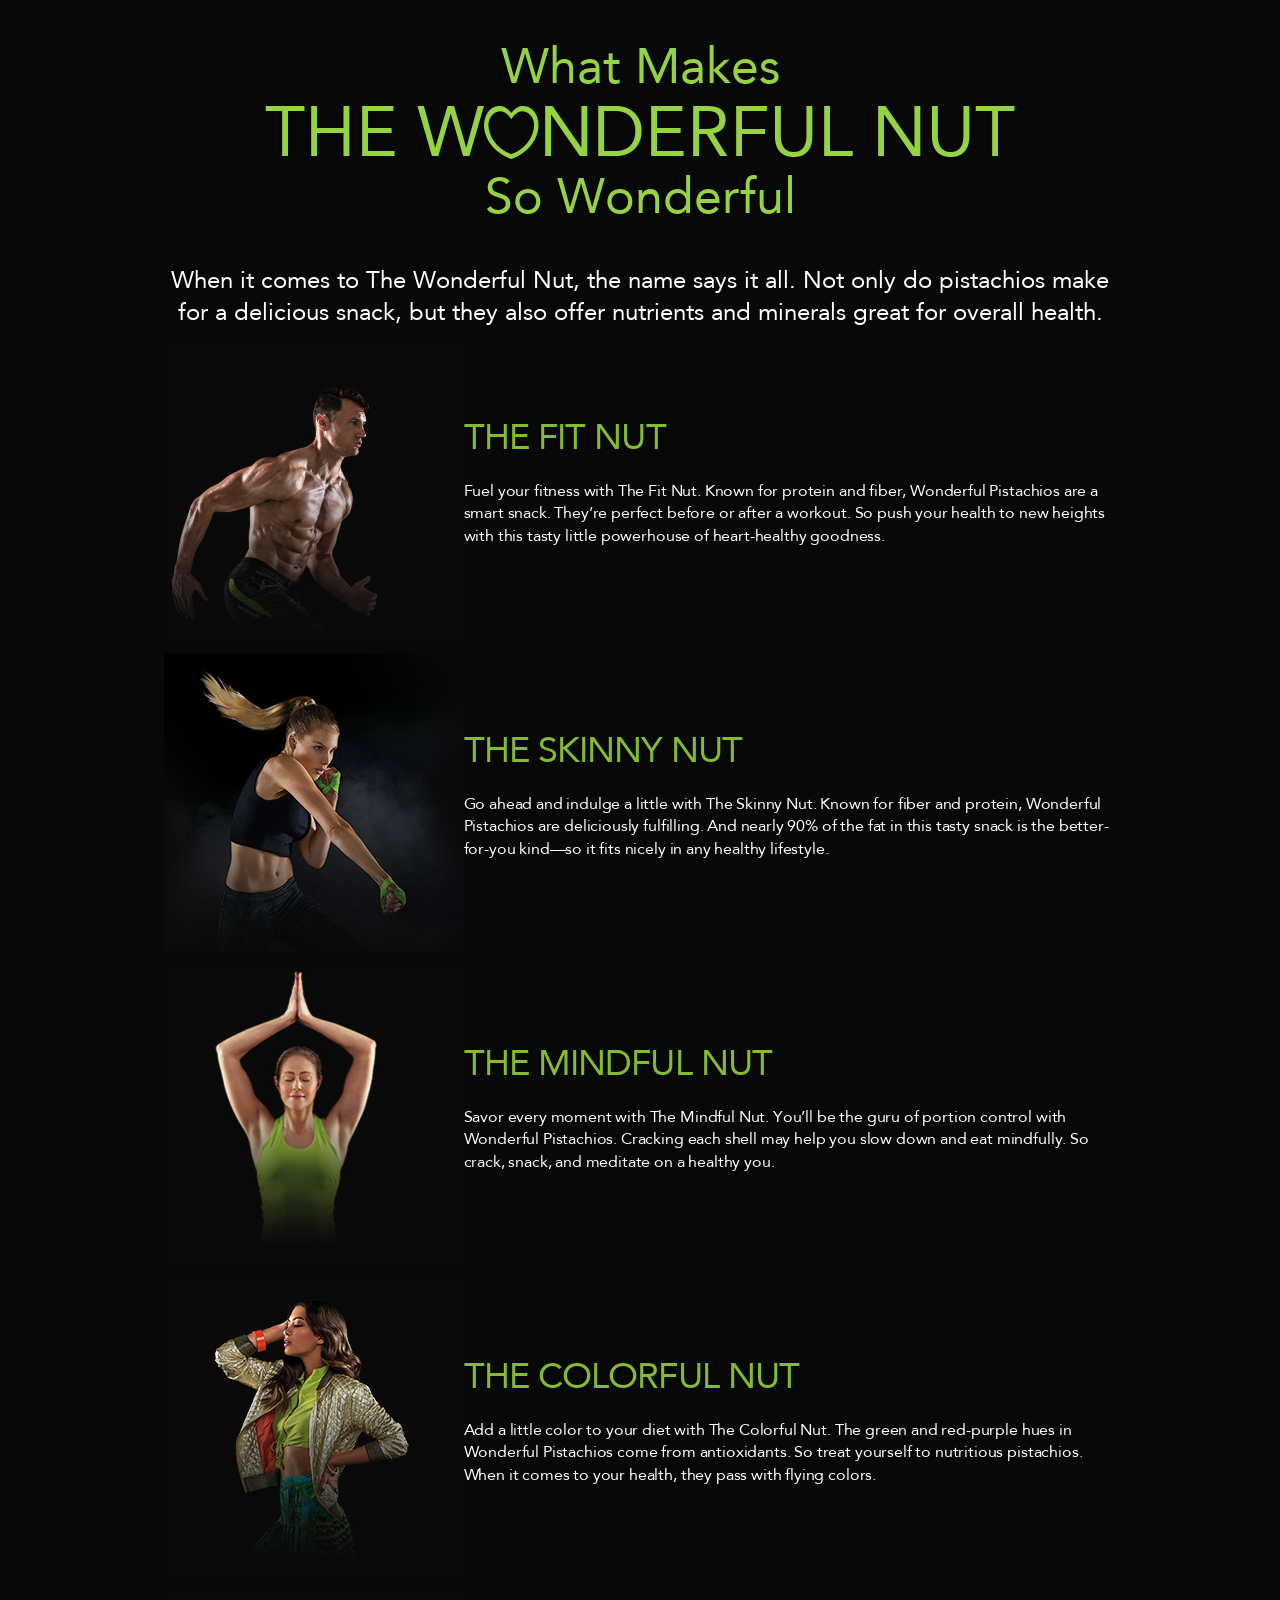
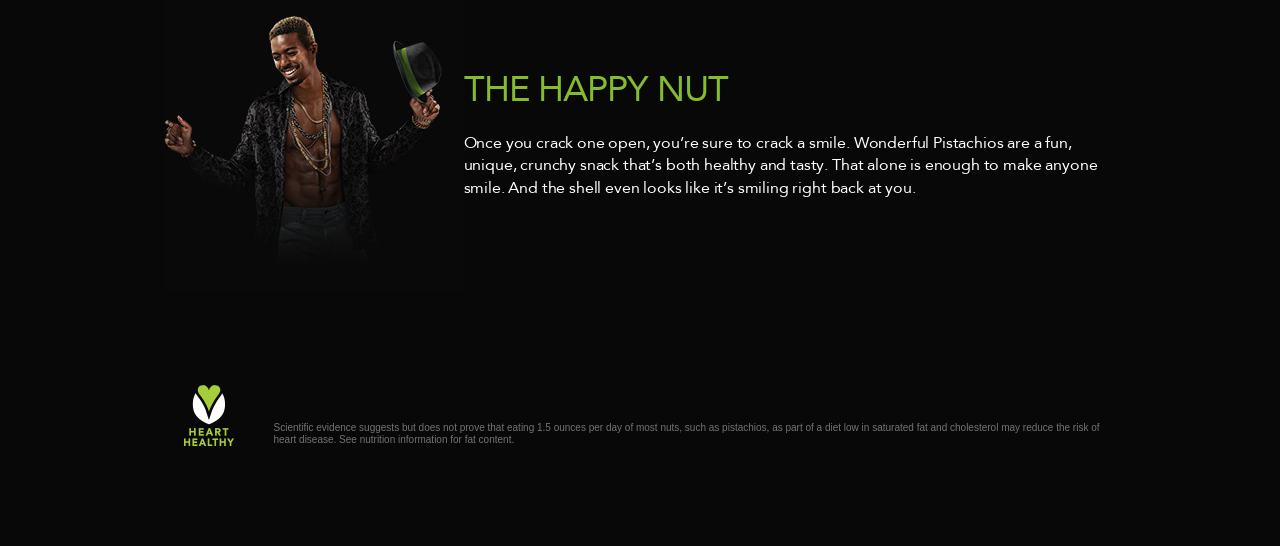
<file: skills-assessment/index.html>
<!DOCTYPE HTML>
<html> 
    <head>
        <title>Wonderful Pistachios - Health</title>    
        <link rel="stylesheet" type="text/css" media="all" href="./css/common.css" >
        <link rel="stylesheet" type="text/css" media="all" href="./css/fonts.css"/>
        <link rel="stylesheet" type="text/css" media="all" href="./css/style.css"/>
        <style>
            .health-page{
                background: #080808;
            }

            .health-intro,
            .nuts-list,
            .health-footer{
                width: 953px;
            }

            .health-intro{
                font-size: 50px;
                line-height: 40px;
                text-align: center;
                color: #96d342;
                margin: 0 auto; 
                font-family: AvenirLT-Roman;
            }

            .health-intro__title{
                padding-top: 50px;
            }

            .health-intro h2{   
                color: #96d342;
                font-size: 70px;
                text-transform: uppercase;
                margin: 10px 0 3px;
            }

            .health-intro h2 img{   
                position: relative;
                top: -7px;
            }

            .health-intro h2 span{  
                display: none;
            }

            .health-intro__body{
                font-size: 24px;    
                font-family: AvenirLT-Roman;
                color: white;
                line-height: 32px;
                margin-top: 46px;
            }

            .nuts-list{
                color: white;
                margin: 0 auto;
                padding-left: 0;
            }

            .nuts-list-item{
                margin-bottom: 13px;
                font-size: 0;
            }

            .nuts-list-item__image,
            .nuts-list-item__info{
                display: inline-block;
                vertical-align: middle;
            }

            .nuts-list-item__info{
                width: 653px;
            }

            .nuts-list-item__title{
                font-size: 36px;
                color: #85bb2f;
                text-transform: uppercase;
                font-family: AvenirLT-Roman;
                margin: 0 0 20px;
                letter-spacing: -0.025em;
            }

            .nuts-list-item__body{
                font-size: 16px;
                font-family: AvenirLT-Roman;
                letter-spacing: -0.010em;
            }

            .health-footer{ 
                padding: 80px 0 100px;
                font-size: 10px;
                line-height: 12px;
                font-family: Arial, Helvetica, sans-serif;
                display: flex;
                margin: 0 auto;
            }

            .health-footer__icon{
                margin: 0 20px 0;
            }


            .health-footer p{
                color: #727373;
                margin: 0 0 0 20px;
                align-self: flex-end;
            }

            @media only screen and (max-device-width : 768px){
                .health-intro,
                .nuts-list,
                .health-footer{
                    width: 100%;
                    padding: 0 10px;
                box-sizing: border-box;
                }

                .health-intro{
                    font-size: 20px;
                    line-height: 20px;
                    margin-top: 15px;
                }

                .health-intro h2{
                    font-size: 26px;
                    margin: 3px 0;
                }

                .health-intro h2 img{   
                    top: -2px;
                    height: 19px;
                }   

                .health-intro__body{
                    font-size: 14px;
                    line-height: 16px;
                    margin-top: 16px;
                }

                .nuts-list-item{        
                    text-align: center;
                }

                .nuts-list-item__info{
                    width: 100%;
                }

                .nuts-list-item__title{
                    font-size: 26px;        
                    margin-bottom: 10px;
                }

                .nuts-list-item__body{
                    font-size: 12px;
                }

                .health-footer{
                    padding: 60px 10px 40px;
                }

                .health-footer__icon{
                    height: 35px;
                }

                .health-intro__body,
                .nuts-list-item__body,
                .health-footer{
                    max-width: 500px;
                    margin-left: auto;
                    margin-right: auto;
                }

                .health-footer__icon{
                    margin: 0 10px 0;
                }
            }

            @media only screen and (max-device-width : 767px){
                .health-footer{
                    padding: 40px 10px 0;
                }
            }

        </style>
    </head>
    <body>       
        <div class="health">
            <section class="health-page">
                <div class="health-intro">
                    <div class="health-intro__title">What Makes<h2>The W<img src="./images/heart-icon.png"></img>nderful Nut</h2>So Wonderful</h2></div>
                    <p class="health-intro__body">When it comes to The Wonderful Nut, the name says it all. Not only do pistachios make for a delicious snack, but they also offer nutrients and minerals great for overall health.</p>
                </div>

                <ul class="nuts-list">
                    <li class="nuts-list-item">
                        <img class="nuts-list-item__image" src="./images/the-fit-nut.jpg"/>
                        <div class="nuts-list-item__info">
                            <h3 class="nuts-list-item__title">THE FIT NUT</h3>
                            <p class="nuts-list-item__body">Fuel your fitness with The Fit Nut. Known for protein and fiber, Wonderful Pistachios are a smart snack. They’re perfect before or after a workout. So push your health to new heights with this tasty little powerhouse of heart-healthy goodness.</p>
                        </div>
                    </li>
                
                    <li class="nuts-list-item">
                        <img class="nuts-list-item__image" src="./images/the-skinny-nut.jpg"/>
                        <div class="nuts-list-item__info">
                            <h3 class="nuts-list-item__title">THE SKINNY NUT</h3>
                            <p class="nuts-list-item__body">Go ahead and indulge a little with The Skinny Nut. Known for fiber and protein, Wonderful Pistachios are deliciously fulfilling. And nearly 90% of the fat in this tasty snack is the better-for-you kind—so it fits nicely in any healthy lifestyle.</p>
                        </div>
                    </li>
                
                    <li class="nuts-list-item">
                        <img class="nuts-list-item__image" src="./images/the-mindful-nut.jpg"/>
                        <div class="nuts-list-item__info">
                            <h3 class="nuts-list-item__title">THE MINDFUL NUT</h3>
                            <p class="nuts-list-item__body">Savor every moment with The Mindful Nut. You’ll be the guru of portion control with Wonderful Pistachios. Cracking each shell may help you slow down and eat mindfully. So crack, snack, and meditate on a healthy you.</p>
                        </div>
                    </li>
                
                    <li class="nuts-list-item">
                        <img class="nuts-list-item__image" src="./images/the-colorful-nut.jpg"/>
                        <div class="nuts-list-item__info">
                            <h3 class="nuts-list-item__title">THE COLORFUL NUT</h3>
                            <p class="nuts-list-item__body">Add a little color to your diet with The Colorful Nut. The green and red-purple hues in Wonderful Pistachios come from antioxidants. So treat yourself to nutritious pistachios. When it comes to your health, they pass with flying colors.</p>
                        </div>
                    </li>
                
                    <li class="nuts-list-item">
                        <img class="nuts-list-item__image" src="./images/the-happy-nut.jpg"/>
                        <div class="nuts-list-item__info">
                            <h3 class="nuts-list-item__title">THE HAPPY NUT</h3>
                            <p class="nuts-list-item__body">Once you crack one open, you’re sure to crack a smile. Wonderful Pistachios are a fun, unique, crunchy snack that’s both healthy and tasty. That alone is enough to make anyone smile. And the shell even looks like it’s smiling right back at you.</p>
                        </div>
                    </li>
                </ul>

                <div class="health-footer">
                    <img class="health-footer__icon" src="./images/pistachio-icon.png"/>
                    <p>Scientific evidence suggests but does not prove that eating 1.5 ounces per day of most nuts, such as pistachios, as part of a diet low in saturated fat and cholesterol may reduce the risk of heart disease. See nutrition information for fat content.</p>
                </div>
            </section>
        </div>
    </body>
</html>
</file>
<file: skills-assessment/css/fonts.css>
@font-face{font-family:'AvenirLT-Medium';src:url('../fonts/250059_0_0.eot');src:url('../fonts/250059_0_0.eot?#iefix') format('embedded-opentype'),url('../fonts/250059_0_0.woff') format('woff'),url('../fonts/250059_0_0.ttf') format('truetype');}@font-face{font-family:'AvenirLT-Roman';src:url('../fonts/250059_1_0.eot');src:url('../fonts/250059_1_0.eot?#iefix') format('embedded-opentype'),url('../fonts/250059_1_0.woff') format('woff'),url('../fonts/250059_1_0.ttf') format('truetype');}@font-face{font-family:'AvenirLT-Heavy';src:url('../fonts/250059_2_0.eot');src:url('../fonts/250059_2_0.eot?#iefix') format('embedded-opentype'),url('../fonts/250059_2_0.woff') format('woff'),url('../fonts/250059_2_0.ttf') format('truetype');}
</file>
<file: skills-assessment/css/style.css>
body,html
{
	-webkit-font-smoothing:antialiased;
	font-family:sans-serif;
	margin:0;
	padding:0;
}
body
{
	overflow-x: auto !important;
}

a,img
{
	border:0;
	outline:none;
	text-decoration:none;
}

input
{
	outline:none;
}

.clear
{
	clear:both;
}

.bold
{
	font-weight:700;
}

.float_left
{
	float:left;
	width:100%;
}

.heavy
{
	font-family:AvenirLT-Heavy;
}

.green
{
	color:#8dc63f!important;
}

.page
{
//	float:left;
	min-width:960px;
	position:relative;
	width:100%;
}

#video_top,#nav_top
{
	background:#000;
}
#nav_tab_01 img{
       content:url(/etc/designs/wow/clientlibs_crackin/images/nav_active_01.png);
       padding-left: 9px;
}

#nav_tab_02 img{
       content:url(/etc/designs/wow/clientlibs_crackin/images/nav_active_02.png);
       padding-left: 9px;
}

#nav_tab_03 img{
       content:url(/etc/designs/wow/clientlibs_crackin/images/nav_active_03.png);
       padding-left: 5px;
}

#nav_tab_04 img{
       content:url(/etc/designs/wow/clientlibs_crackin/images/nav_active_04.png);
       margin-left: -4px;
}
#nav_top_02
{
	background:#75b211 url(/etc/designs/wow/clientlibs_crackin/images/bg_green_high_res.jpg) 50% 0 no-repeat;
	background-size:960px auto;
	//height:675px;
	overflow:hidden;
	position:relative;
	width:100%;
}

#nav_top_02 #nav_tab_01 img{
       content:url(/etc/designs/wow/clientlibs_crackin/images/nav_02_active_01.png);
       margin-left: 0px;
       padding-left: 0px;
}

#nav_top_02 #nav_tab_02 img{
       content:url(/etc/designs/wow/clientlibs_crackin/images/nav_02_active_02.png);
       margin-left: 0px;
       padding-left: 0px;
}

#nav_top_02 #nav_tab_03 img{
       content:url(/etc/designs/wow/clientlibs_crackin/images/nav_02_active_03.png);
       margin-left: 0px;
       padding-left: 0px;
}

#nav_top_02 #nav_tab_04 img{
       content:url(/etc/designs/wow/clientlibs_crackin/images/nav_02_active_04.png);
       margin-left: 0px;
       padding-left: 0px;
}

#nav_top_03
{
	background:#75b211 url(/etc/designs/wow/clientlibs_crackin/images/bg_green_high_res.jpg) 50% 0 no-repeat;
	background-size:960px auto;
	height:1300px;
	overflow:hidden;
	position:relative;
	width:100%;
	z-index: 0;
}

#nav_top_04
{
	background:#ebebeb url(/etc/designs/wow/clientlibs_crackin/images/bg_white_high_res.jpg) 50% 0 no-repeat;
	background-size:960px 100%;
	overflow:hidden;
	position:relative;
	width:100%;
}

#nav_top_05
{
	background:#080808 url(/etc/designs/wow/clientlibs_crackin/images/bg_black_high_res.jpg) 50% 0 no-repeat;
	background-size:100% 100%;
	overflow:hidden;
	position:relative;
	width:100%;
}
#nav_top_05 #nav_tab_01 img{
       content:url(/etc/designs/wow/clientlibs_crackin/images/nav_alt_01.png);
       margin-left: -4px;
       padding-left: 0px;
}

#nav_top_05 #nav_tab_02 img{
       content:url(/etc/designs/wow/clientlibs_crackin/images/nav_alt_02.png);
       margin-left: -1px;
       padding-left: 0px;

}

#nav_top_05 #nav_tab_03 img{
       content:url(/etc/designs/wow/clientlibs_crackin/images/nav_alt_03.png);
       margin-left: 0px;
       padding-left: 3px;
       width: 165px;
}

#nav_top_05 #nav_tab_04 img{
       content:url(/etc/designs/wow/clientlibs_crackin/images/nav_alt_04.png);
       margin-left: 0px;
       padding-left: 0px;
}

.nav_top_video
{
	height:775px!important;
}

.center
{
	margin-left:auto;
	margin-right:auto;
	position:relative;
	width:960px;
}

.logo
{
	background:url(/etc/designs/wow/clientlibs_crackin/images/wp_logo_high_res.png) 50% 50% no-repeat;
	background-size:118px 62px;
	display:block;
	height:62px;
	left:20px;
	line-height:99999px;
	margin:0;
	overflow:hidden;
	position:absolute;
	top:15px;
	width:118px;
	z-index:9999999;
}

.logo_02
{
	background:url(/etc/designs/wow/clientlibs_crackin/images/wp_logo_03_high_res.png) no-repeat;
	background-size:118px 62px;
	display:block;
	height:62px;
	left:20px;
	line-height:99999px;
	margin:0;
	overflow:hidden;
	position:absolute;
	top:15px;
	width:118px;
	z-index:1000215;
}

.logo_03
{
	background:url(/etc/designs/wow/clientlibs_crackin/images/wp_logo_03_high_res.png) 50% 50% no-repeat;
	background-size:118px 62px;
	display:block;
	height:62px;
	left:20px;
	line-height:99999px;
	margin:0;
	overflow:hidden;
	position:absolute;
	top:15px;
	width:118px;
	z-index:9999999;
}

.logo_04
{
	background:url(/etc/designs/wow/clientlibs_crackin/images/wp_logo_04_high_res.png) 50% 50% no-repeat;
	background-size:117px 35px;
	display:block;
	height:35px;
	left:20px;
	line-height:99999px;
	margin:0;
	overflow:hidden;
	position:absolute;
	top:15px;
	width:117px;
	z-index:9999999;
}

#pistachio-products-page #logotxt{
	z-index: 2;
}

#pistachio-products-page .content .new.section{
	display: none;
}

.logo_05
{
	background:url(/etc/designs/wow/clientlibs_crackin/images/wp_logo_05_high_res.png) 50% 50% no-repeat;
	background-size:118px 34px;
	display:block;
	height:34px;
	left:20px;
	line-height:99999px;
	margin:0;
	overflow:hidden;
	position:absolute;
	top:15px;
	width:118px;
	z-index:9999999;
}

.logo_bag
{
	height:206px;
	left:15px;
	position:absolute;
	top:40px;
	width:133px;
	z-index:9999999;
	pointer-events: none;
}

.header_container {
    position: absolute;
    width: 100%;
}

.header
{
    	position: relative;
    	height: 125px;
    	width: 1020px;
	margin: 0 auto;
}

.nav
{
	background:url(/etc/designs/wow/clientlibs_crackin/images/nav_alt_2_high_res.png) 0 0 no-repeat;
	background-size:715px 110px;
	float:left;
	height:110px;
	margin-left:150px;
	position:relative;
	width:715px;
	z-index:9999999;
}

.nav_02
{
	background:url(/etc/designs/wow/clientlibs_crackin/images/nav_02_high_res.png) 0 0 no-repeat;
	background-size:715px 110px;
	float:left;
	height:110px;
	margin-left:150px;
	position:relative;
	width:715px;
	z-index:9999999;
}

.nav_03
{
	background:url(/etc/designs/wow/clientlibs_crackin/images/nav_alt_high_res.png) 0 0 no-repeat;
	background-size:715px 110px;
	float:left;
	height:110px;
	margin-left:150px;
	position:relative;
	width:715px;
	z-index:9999999;
}

.nav_tab
{
	display:block;
	float:left;
	margin:0;
	padding:0;
}

#nav_tab_01
{
	height:110px;
	width:142px;
}

#nav_tab_active_01
{
	-moz-transition:visibility .2s linear,opacity .2s linear;
	-o-transition:visibility .2s linear,opacity .2s linear;
	-webkit-transition:visibility .2s linear,opacity .2s linear;
	display:block;
	height:110px;
	margin:0;
	opacity:0;
	visibility:hidden;
	width:142px;
}

a:hover #nav_tab_active_01
{
	opacity:1;
	visibility:visible;
}

#nav_tab_02
{
	height:110px;
	width:133px;
}

#nav_tab_active_02
{
	-moz-transition:visibility .2s linear,opacity .2s linear;
	-o-transition:visibility .2s linear,opacity .2s linear;
	-webkit-transition:visibility .2s linear,opacity .2s linear;
	display:block;
	height:110px;
	margin:0;
	opacity:0;
	visibility:hidden;
	width:133px;
}

a:hover #nav_tab_active_02
{
	opacity:1;
	visibility:visible;
}

#nav_tab_03
{
	width:177px;

}

#nav_tab_active_03
{
	-moz-transition:visibility .2s linear,opacity .2s linear;
	-o-transition:visibility .2s linear,opacity .2s linear;
	-webkit-transition:visibility .2s linear,opacity .2s linear;
	display:block;
	margin:0;
	opacity:0;
	visibility:hidden;
	width:177px;
}

a:hover #nav_tab_active_03
{
	opacity:1;
	visibility:visible;
}

#nav_tab_04
{
	height:110px;
	width:126px;
}

#nav_tab_active_04
{
	-moz-transition:visibility .2s linear,opacity .2s linear;
	-o-transition:visibility .2s linear,opacity .2s linear;
	-webkit-transition:visibility .2s linear,opacity .2s linear;
	display:block;
	height:110px;
	margin:0;
	opacity:0;
	visibility:hidden;
	width:126px;
}

a:hover #nav_tab_active_04
{
	opacity:1;
	visibility:visible;
}

#nav_tab_05
{
	height:110px;
	width:137px;
}

#nav_tab_active_05
{
	-moz-transition:visibility .2s linear,opacity .2s linear;
	-o-transition:visibility .2s linear,opacity .2s linear;
	-webkit-transition:visibility .2s linear,opacity .2s linear;
	display:block;
	height:110px;
	margin:0;
	opacity:0;
	visibility:hidden;
	width:137px;
}

a:hover #nav_tab_active_05
{
	opacity:1;
	visibility:visible;
}


#nav_top_04  #nav_tab_active_01 {
	width: 152px;
}

#nav_top_04  #nav_tab_active_02 {
    width: 142px;
}

#nav_top_04  #nav_tab_active_03 {
    width: 180px
}

#nav_top_04  #nav_tab_active_04 {

}

#nav_top_04  #nav_tab_active_05 {

}


#nav_alt_tab_01
{
	height:110px;
	width:149px;
}

#nav_tab_alt_active_01
{
	-moz-transition:visibility .2s linear,opacity .2s linear;
	-o-transition:visibility .2s linear,opacity .2s linear;
	-webkit-transition:visibility .2s linear,opacity .2s linear;
	display:block;
	height:110px;
	margin:0;
	opacity:0;
	visibility:hidden;
	width:149px;
}

a:hover #nav_tab_alt_active_01
{
	opacity:1;
	visibility:visible;
}

#nav_tab_alt_02
{
	height:110px;
	width:134px;
}

#nav_tab_alt_active_02
{
	-moz-transition:visibility .2s linear,opacity .2s linear;
	-o-transition:visibility .2s linear,opacity .2s linear;
	-webkit-transition:visibility .2s linear,opacity .2s linear;
	display:block;
	height:110px;
	margin:0;
	opacity:0;
	visibility:hidden;
	width:134px;
}

a:hover #nav_tab_alt_active_02
{
	opacity:1;
	visibility:visible;
}

#nav_tab_alt_03
{
	height:81px;
	width:162px;
}

#nav_tab_alt_active_03
{
	-moz-transition:visibility .2s linear,opacity .2s linear;
	-o-transition:visibility .2s linear,opacity .2s linear;
	-webkit-transition:visibility .2s linear,opacity .2s linear;
	display:block;
	height:110px;
	margin:0;
	opacity:0;
	visibility:hidden;
	width:162px;
}

a:hover #nav_tab_alt_active_03
{
	opacity:1;
	visibility:visible;
}

#nav_tab_alt_04
{
	height:110px;
	width:135px;
}

#nav_tab_alt_active_04
{
	-moz-transition:visibility .2s linear,opacity .2s linear;
	-o-transition:visibility .2s linear,opacity .2s linear;
	-webkit-transition:visibility .2s linear,opacity .2s linear;
	display:block;
	height:110px;
	margin:0;
	opacity:0;
	visibility:hidden;
	width:135px;
}

a:hover #nav_tab_alt_active_04
{
	opacity:1;
	visibility:visible;
}

#nav_tab_alt_05
{
	height:110px;
	width:137px;
}

#nav_tab_alt_active_05
{
	-moz-transition:visibility .2s linear,opacity .2s linear;
	-o-transition:visibility .2s linear,opacity .2s linear;
	-webkit-transition:visibility .2s linear,opacity .2s linear;
	display:block;
	height:110px;
	margin:0;
	opacity:0;
	visibility:hidden;
	width:137px;
}

a:hover #nav_tab_alt_active_05
{
	opacity:1;
	visibility:visible;
}

#fader
{
	left:0;
	position:absolute;
	top:80px;
	z-index:0;
}

.mobilePressHeader a.ui-link, .mobilePressHeader a.ui-link:visited, .mobilePressHeader a.ui-link:active {
	color:#000;
}

.fader_01_outer,.fader_02_outer
{
	height:1000px;
	position:relative;
	width:100%;
}

.fader_02_outer,.fader_02_inner
{
	display:none;
}

.fader_02_outer
{
	margin-top:25px;
}

.fader_01_inner
{
	display:none;
	height:1000px;
	left:0;
	opacity:1;
	overflow:hidden;
	position:absolute;
	top:0;
	width:100%;
}

.fade_loader
{
	background:url(/etc/designs/wow/clientlibs_crackin/images/ajax-loader.gif) 50% 50% no-repeat;
	height:450px;
	left:0;
	position:absolute;
	top:0;
	width:100%;
	z-index:1;
}

.fader_image,.fader_text
{
	left:-100px;
	opacity:0;
	position:absolute;
	top:0;
	width:100%;
	z-index:1;
}

.fader_button_left
{
	background:url(/etc/designs/wow/clientlibs_crackin/images/left_black_arrow_high_res.png) 100% 50% no-repeat;
	background-size:100px 50px;
	display:none;
	height:450px;
	left:5px;
	position:absolute;
	top:0;
	width:50px;
	z-index:9999999;
}

.fader_button_left:hover
{
	background-position:0 50%;
}

.fader_button_right
{
	background:url(/etc/designs/wow/clientlibs_crackin/images/right_black_arrow_high_res.png) 100% 50% no-repeat;
	background-size:100px 50px;
	display:none;
	height:450px;
	position:absolute;
	right:5px;
	top:0;
	width:50px;
	z-index:9999999;
}

.fader_button_right:hover
{
	background-position:0 50%;
}

#video_slider
{
	background:#000;
	position:relative;
	z-index:999999;
}

.slider_02_outer
{
	height:80px;
	margin-left:45px;
	margin-top:10px;
	overflow:hidden;
	position:relative;
	width:865px;
}

#slider_02_inner
{
	height:80px;
	left:0;
	position:absolute;
	top:0;
	width:2610px;
}

.video_slider_thumb
{
	float:left;
	margin-right:5px;
	width:140px;
}

.slide
{
	float:left;
}

.slider_button_left
{
	background:url(/etc/designs/wow/clientlibs_crackin/images/slider_button_left_high_res.png) 100% 50% no-repeat;
	background-size:74px 35px;
	display:block;
	height:80px;
	left:5px;
	position:absolute;
	top:0;
	width:35px;
}

.slider_button_left:hover
{
	background-position:-1px 50%;
}

.slider_button_right
{
	background:url(/etc/designs/wow/clientlibs_crackin/images/slider_button_right_high_res.png) 100% 50% no-repeat;
	background-size:74px 35px;
	display:block;
	height:80px;
	position:absolute;
	right:5px;
	top:0;
	width:35px;
}

.slider_button_right:hover
{
	background-position:-1px 50%;
}

#slider_button_left_02,#slider_button_left_03,#slider_button_right_02,#slider_button_right_03
{
	display:none;
}

#more_vidoes
{
	padding-top:20px;
	width:100px;
}

.view_all_videos
{
	background:url(/etc/designs/wow/clientlibs_crackin/images/right_green_arrow_high_res.png) 100% 2px no-repeat;
	background-size:6px 8px;
	color:#8dc63f;
	display:block;
	font-family:AvenirLT-Heavy;
	font-size:10px;
	height:10px;
	padding-right:10px;
	text-transform:uppercase;
}

#contest
{
	height:200px;
	position:relative;
}

#home-page .one-item .buttonArea,
#home-page .one-item .arrowButton{
	display: none !important;
}

@media only screen and (min-device-width : 728px) and (max-device-width : 1366px) {
	#home-page #contest #contest img
	{
		margin-left: 0 !important
	}
}

.contest_image
{
	float:left;
	max-width:100%;
	width:100%;
}

.contest_link
{
	left:0;
	position:absolute;
	top:0;
	width:100%;
}

.slider_button_02_left
{
	background:url(/etc/designs/wow/clientlibs_crackin/images/left_black_arrow_high_res.png) 100% 50% no-repeat;
	background-size:100px 50px;
	display:block;
	height:100%;
	left:5px;
	position:absolute;
	top:0;
	width:50px;
	z-index:9999999;
}

.slider_button_02_left:hover
{
	background-position:0 50%;
}

.slider_button_02_right
{
	background:url(/etc/designs/wow/clientlibs_crackin/images/right_black_arrow_high_res.png) 100% 50% no-repeat;
	background-size:100px 50px;
	display:block;
	height:100%;
	position:absolute;
	right:5px;
	top:0;
	width:50px;
	z-index:999999999;
}

.slider_button_02_right:hover
{
	background-position:0 50%;
}

#slider_button_02_left_02,#slider_button_02_left_03,#slider_button_02_right_02,#slider_button_02_right_03
{
	display:none;
}

#contest_02,#contest_03
{
	display:none;
}

.youtube
{
	display:block;
	float:left;
	height:444px;
	margin-left:85px;
	width:790px;
}

.youtube_info
{

	font-family:AvenirLT-Medium;
	height:100px;
	//margin-left:85px;
	width:800px;
}

.youtube_info_top,.youtube_info_bottom
{
	color:#999;
	float:left;
	font-size:12px;
	width:100%;
}

.youtube_info_top a,.youtube_info_bottom a,.video_title
{
	color:#8dc63f;
}

a .video_share_gray
{
	color:#999;
	font-family:AvenirLT-Heavy;
	font-size:12px;
	text-transform:uppercase;
}

.video_title
{
	font-family:AvenirLT-Heavy;
	font-size:22px;
}

.video_title:hover
{
	color:#FFF;
}

.youtube_info_top
{
	height:30px;
	margin-top:15px;
}

.youtube_info_bottom
{
	font-size:14px;
}

.video_views
{
	margin-left:10px;
	margin-right:10px;
}

.video_views a:hover
{
	color:#FFF;
}

.video_share
{
	margin-left:20px;
	margin-right:20px;
}

.youtube_info_top_inner,.youtube_like
{
	float:left;
}

.youtube_like
{
	margin-top:2px;
}

.youtube_info_02
{
	background:url(/etc/designs/wow/clientlibs_crackin/images/youtube_shadow_high_res.png) 50% 0 no-repeat;
	background-size:100% auto;
	float:left;
	height:100px;
	margin-left:85px;
	width:790px;
}

.youtube_info_top_02
{
	color:#fff;
	float:left;
	font-size:12px;
	height:30px;
	margin-top:6px;
	width:100%;
}

.video_title_02
{
	color:#000;
	font-family:AvenirLT-Heavy;
	font-size:22px;
	margin-top:-40px!important;
}

.youtube_info_top_02 a
{
	color:#fff;
	font-family:AvenirLT-Heavy;
	font-size:12px;
	text-transform:uppercase;
}

.video_close
{
	background:url(/etc/designs/wow/clientlibs_crackin/images/video_close_high_res.png) no-repeat;
	background-size:28px 60px;
	cursor:pointer;
	height:60px;
	position:absolute;
	right:57px;
	top:0;
	width:28px;
}

.video_close_active
{
	-moz-transition:visibility .2s linear,opacity .2s linear;
	-o-transition:visibility .2s linear,opacity .2s linear;
	-webkit-transition:visibility .2s linear,opacity .2s linear;
	display:block;
	height:60px;
	margin:0;
	opacity:0;
	visibility:hidden;
	width:28px;
}

a:hover .video_close_active
{
	opacity:1;
	visibility:visible;
}

#black_band
{
	background:#000 url(/etc/designs/wow/clientlibs_crackin/images/white_band_bg.png) 0 -1px repeat-x;
	background-size:1px 92px;
	height:89px;
	position:relative;
	width:100%;
}

#black_band_01
{
	background:url(/etc/designs/wow/clientlibs_crackin/images/white_band_bg.png) 0 -1px repeat-x;
	background-size:1px 92px;
	height:89px;
	position:relative;
	width:100%;
	z-index:999999;
}

.black_band_tab
{
	float:left;
	height:90px;
	margin-left:40px;
	width:247px;
}

#white_band_01
{
	background:url(/etc/designs/wow/clientlibs_crackin/images/white_band_bg.png) 0 -1px repeat-x;
	bottom:-1px;
	height:89px;
	left:0;
	position:absolute;
	width:100%;
	z-index:999999;
}

#black_band_02
{
	background:url(/etc/designs/wow/clientlibs_crackin/images/black_band_bg_02_high_res.png) 0 -5px repeat-x;
	background-size:1px 100px;
	bottom:-1px;
	height:95px;
	left:0;
	position:absolute;
	width:100%;
}

#black_band_03
{
	background-size:1px 100px;
	position:relative;
	width:100%;
	z-index:999999;
}

#video_thumbs
{
	background:#fff;
	margin-top:-1px;
	min-height:500px;
	padding-bottom:50px;
}

.video_header
{
	margin-left:auto;
	margin-right:auto;
	padding-bottom:15px;
	padding-top:10px;
	width:940px;
}

.header_title
{
	color:#bfbfbf;
	float:left;
	font-family:AvenirLT-Heavy;
	font-size:36px;
	height:30px;
	text-shadow:0 2px 2px #fff;
}

.header_type
{
	background:url(/etc/designs/wow/clientlibs_crackin/images/arrow_down_high_res.png) 100% 2px no-repeat;
	background-size:11px 6px;
	color:#bfbfbf;
	float:right;
	font-family:AvenirLT-Heavy;
	font-size:12px;
	height:15px;
	margin-top:20px;
	padding-right:15px;
	text-shadow:0 1px #fff;
	text-transform:uppercase;
}

.video_items
{
	margin-left:auto;
	margin-right:auto;
	margin-top:0;
}

.video_item
{
	display:block;
	float:left;
	margin:15px 6px;
	padding:5px;
}

.video_item:hover
{
	background:#a7e84d;
	color:#fff;
	text-decoration: none !important;
}

.video_thumb
{
	border:1px solid #ccc;
	height:121px;
	width:215px;
}

.video_thumb_text
{
	padding:5px;
}

.video_thumb_title
{
	color:#666;
	font-family:AvenirLT-Heavy;
	font-size:14px;
}

.video_thumb_views
{
	color:#666;
	font-family:AvenirLT-Medium;
	font-size:12px;
}

.now_playing
{
	color:#fff;
	display:none;
}

.video_item:hover .now_playing
{
	display:inline;
}

#footer
{
	background:#000;
	height:40px;
}

#footer_02
{
	background:#fff url(/etc/designs/wow/clientlibs_crackin/images/footer_02_bg.jpg) 0 0 repeat-x;
	height:540px;
	position:relative;
	z-index:999999;
}

#footer_03
{
	background:#fff url(/etc/designs/wow/clientlibs_crackin/images/footer_02_bg.jpg) 0 245px repeat-x;
	height:570px;
	position:relative;
	z-index:999999;
}

#footer_04
{
	background:url(/etc/designs/wow/clientlibs_crackin/images/footer_02_bg.jpg) 0 90px repeat-x;
	position:relative;
	z-index:999999;
}

#footer_05
{
	background:#fff;
	padding-bottom:50px;
	position:relative;
	z-index:999999;
}

.footer_02_header
{
	display:block;
	float:left;
	height:35px;
	margin-bottom:20px;
	margin-top:20px;
	width:100%;
}

.footer_02_text
{
	color:#fff;
	font-family:AvenirLT-Medium;
	font-size:12px;
	padding:15px;
}

.footer_02_text a img
{
	height:auto!important;
	width:100%;
}

.footer_02_quarter a,.footer_02_quarter a:visited
{
	color:#fff;
}

.footer_02_text_small
{
	color:#999;
	font-size:10px;
}

.footer_02_quarter
{
	float:left;
	line-height:18px;
	padding-left:2%;
	padding-right:2%;
	width:21%;
}
#brand_footer {
    clear: both;
    width: 100%;
    height: 100px;
    background-color: rgb(0, 0, 0);
    border-spacing: 0px;
}


.social_icon
{
	display:block;
	margin-left:auto;
	margin-right:auto;
}

#twitter
{
	height:22px;
	width:33px;
}

#facebook
{
	height:30px;
	width:15px;
}

#pinterest
{
	height:32px;
	width:32px;
}

#instagram
{
	height:29px;
	width:29px;
}

.footer_01_center
{
	padding-left:50px;
	padding-right:50px;
}

.footer_02_center
{
	padding-left:50px;
	padding-right:25px;
}

.footer_03_center
{
	height:75px;
	width:100%;
}

.footer_04_center
{
	width:100%;
}

.footer_02_image
{
	display:block;
	margin-left:auto;
	margin-right:auto;
	max-width:90%;
	width:90%;
}

#more_content
{
	padding-bottom:25px;
	padding-top:30px;
	width:60px;
}

.view_more_content
{
	background:url(/etc/designs/wow/clientlibs_crackin/images/down_gray_arrow_high_res.png) 100% -13px no-repeat;
	background-size:19px 25px;
	color:#999;
	display:block;
	font-family:AvenirLT-Heavy;
	font-size:10px;
	height:15px;
	overflow:hidden;
	padding-right:15px;
	text-transform:uppercase;
}

.view_more_content:hover
{
	background-position:100% 2px;
	color:#8dc63f;
}

#footer_scroller
{
	height:300px;
	overflow-x:hidden;
	overflow-y:auto;
	position:relative;
	width:100%;
}

.scroll_shadow
{
	background:url(/etc/designs/wow/clientlibs_crackin/images/scroll_shadow.png) repeat;
	height:49px;
	left:0;
	position:absolute;
	top:326px;
	width:836px;
	z-index:999999;
}

.products_bg
{
	height:auto;
	left:0;
	max-width:100%;
	position:absolute;
	top:0;
	width:100%;
	z-index:1;
}

.product_container
{
	display:block;
	float:left;
	height:auto;
	margin:0;
	padding:0;
	position:relative;
	width:50%;
	z-index:9999;
}

#product_link_01
{
	height:550px!important;
}

#product_link_02
{
	height:550px!important;
}

#product_link_03
{
	height:450px!important;
}

#product_link_04
{
	height:450px!important;
}

#product_link_05
{
	height:500px!important;
}

#product_link_06
{
	height:500px!important;
}

.product_active
{
	-moz-transition:visibility 0 linear,opacity 0 linear;
	-o-transition:visibility 0 linear,opacity 0 linear;
	-webkit-transition:visibility 0 linear,opacity 0 linear;
	filter:alpha(opacity=0);
	height:auto;
	left:0;
	max-width:100%;
	opacity:0;
	position:absolute;
	top:0;
	width:100%;
	z-index:9999;
}

.product_deactive
{
	float:left;
	height:auto;
	max-width:100%;
	position:relative;
	width:100%;
	z-index:1;
}

.product_active:hover
{
	filter:alpha(opacity=100);
	opacity:1;
	visibility:visible;
}

#product_list
{
	left:0;
	position:absolute;
	top:0;
	z-index:1;
}

.breadcrumbs
{
	color:#000;
	font-family:AvenirLT-Medium;
	font-size:12px;
	left:35px;
	position:absolute;
	text-transform:uppercase;
	top:110px;
	z-index:999999;
}

.breadcrumbs a
{
	color:#000;
}

@media only screen and (min-device-width : 768px) and (max-device-width : 1024px){


	#pistachio-videos-page .youtube_info{
		width: 720px;
		margin: 0 auto;
	}

	#pistachio-videos-page .youtube_info .youtube_info_top > div {
		padding-left: 0 !important;
	}

	#pistachio-videos-page .youtube_info .youtube_info_top .video_next{
		margin-left: 0;
	}

	#pistachio-videos-page .youtube_info .youtube_info_top .video_share{
		color: #8dc63f;
	}	

	#pistachio-products-page .breadcrumbs a,
	#pistachio-products-page #product_overlay .product_hero_text_inner .nutrition_facts,
	#pistachio-products-page #product_overlay .product_hero_text_inner #social_links
	{
		color:#000 !important;
	}
}


#breadcrumb_02,#breadcrumb_03,#breadcrumb_04,#breadcrumb_05,#breadcrumb_06
{
	display:none;
}

.store_button
{
	float:right;
	height:39px;
	width:39px;
}

#store_form
{
	background:url(/etc/designs/wow/clientlibs_crackin/images/store_search_bg_high_res.png) 0 50% no-repeat;
	background-size:213px 42px;
	height:42px;
	width:260px!important;
}

#store_header
{
	color:#8dc63f;
	font-family:AvenirLT-Medium;
	font-size:30px;
	margin-bottom:50px;
	margin-top:50px;
	text-align:center;
}

.store_search
{
	background:none;
	border:none;
	color:#999;
	float:left;
	font-size:12px;
	height:42px;
	line-height:42px;
	text-align:center;
	text-transform:uppercase;
	width:216px;
}

#footer_nav
{
	background:url(/etc/designs/wow/clientlibs_crackin/images/footer_nav_bg.png) 0 100% repeat-x;
	padding-bottom: 21px;
}

#footer_nav_center
{
	height:326px;
}

.footer_nav_img
{
	height:auto;
	max-width:100%;
	width:100%;
}

.small_print
{
	float:left;
}

.legal,.legal a
{
	color:#ccc;
	font-size:12px;
}

.legal
{
	font-family:AvenirLT-Medium;
	margin-right:20px;
}

.legal a
{
	margin-left:10px;
	margin-right:10px;
}

.legal a:hover
{
	color:#fff;
}

.copyright
{
	color:#999;
	font-family:AvenirLT-Medium;
	font-size:10px;
}

.footer_logo
{
	height:34px;
	position:absolute;
	right:90px;
	top:25px;
	width:118px;
}

.footer_headline
{
	display:block;
	height:21px;
	margin-left:auto;
	margin-right:auto;
	width:267px;
}

.footer_headline_position
{
	left:0;
	position:absolute;
	top:40px;
	width:92%;
}

.footer_midsection
{
	float:left;
	margin-top:100px;
	width:100%;
}

.footer_nav_quarter
{
	float:left;
	height:180px;
}

#footer_nav_quarter_01
{
	background:url(/etc/designs/wow/clientlibs_crackin/images/footer_division.png) 100% 0 no-repeat;
	width:35%;
}

#footer_nav_quarter_02
{
	background:url(/etc/designs/wow/clientlibs_crackin/images/footer_division.png) 100% 0 no-repeat;
	width:20%;
}

#footer_nav_quarter_03
{
	background:url(/etc/designs/wow/clientlibs_crackin/images/footer_division.png) 100% 0 no-repeat;
	width:20%;
}

#footer_nav_quarter_04
{
	width:25%;
}

.footer_form
{
	margin-right:20px;
}

.footer_nav_half
{
	float:left;
	height:180px;
	line-height:18px;
	width:50%;
}

.footer_nav_half a
{
	color:#ccc;
	font-family:AvenirLT-Medium;
	font-size:12px;
}

.footer_nav_whole
{
	color:#ccc;
	float:right;
	font-family:AvenirLT-Medium;
	font-size:12px;
	line-height:18px;
	width:181px;
}

.footer_nav_half a:hover
{
	color:#8dc63f;
	text-decoration: none;
}

.footer_nav_quarter_header
{
	color:#8dc63f;
	font-family:AvenirLT-Medium;
	font-size:10px;
	margin-bottom:10px;
	text-transform:uppercase;
}

#footer_nav_quarter_header_02
{
	text-align:center;
	width:100%;
}

#footer_nav_quarter_header_03
{
	float:right;
	width:181px;
}

.getcrackin_bag
{
	display:block;
	height:128px;
	margin-left:auto;
	margin-right:auto;
	width:107px;
}

.social_circle
{
	margin-left:auto;
	margin-right:auto;
	width:170px;
}

.social_circle_half
{
	float:left;
}

.social_circle_half a
{
	display:block;
	line-height:999999px;
	overflow:hidden;
}

.facebook_circle
{
	background:url(/etc/designs/wow/clientlibs_crackin/images/facebook_circle_high_res.png) 0 0 no-repeat;
	background-size:45px 100px;
	height:50px;
	margin-bottom:5px;
	margin-left:10px;
	width:45px;
}

.facebook_circle:hover
{
	background-position:0 -51px;
}

.twitter_circle
{
	background:url(/etc/designs/wow/clientlibs_crackin/images/twitter_circle_high_res.png) 0 0 no-repeat;
	background-size:45px 100px;
	height:50px;
	margin-bottom:5px;
	margin-left:10px;
	width:45px;
}

.twitter_circle:hover
{
	background-position:0 -51px;
}

.pinterest_circle
{
	background:url(/etc/designs/wow/clientlibs_crackin/images/pinterest_circle_high_res.png) 0 0 no-repeat;
	background-size:45px 100px;
	height:50px;
	margin-left:10px;
	width:45px;
}

.pinterest_circle:hover
{
	background-position:0 -51px;
}

.google_circle
{
	background:url(/etc/designs/wow/clientlibs_crackin/images/google_circle_high_res.png) 0 0 no-repeat;
	background-size:45px 100px;
	height:50px;
	margin-bottom:5px;
	margin-left:10px;
	width:45px;
}

.google_circle:hover
{
	background-position:0 -51px;
}

.youtube_circle
{
	background:url(/etc/designs/wow/clientlibs_crackin/images/youtube_circle_high_res.png) 0 0 no-repeat;
	background-size:45px 100px;
	height:50px;
	margin-left:10px;
	width:45px;
}

.youtube_circle:hover
{
	background-position:0 -51px;
}

.instagram_circle
{
	background:url(/etc/designs/wow/clientlibs_crackin/images/instagram_circle_high_res.png) 0 0 no-repeat;
	background-size:45px 100px;
	height:50px;
	margin-left:10px;
	width:45px;
}

.instagram_circle:hover
{
	background-position:0 -51px;
}

.footer_nav_form_bg
{
	background:url(/etc/designs/wow/clientlibs_crackin/images/footer_nav_form_bg_high_res.png) 0 0 no-repeat;
	background-size:181px 24px;
	float:right;
	height:24px;
	margin-top:7px;
	width:181px;
}

.footer_nav_form_input
{
	background:none;
	border:none;
	color:#999;
	font-szie:12px;
	padding-left:10px;
}

.join_button
{
	background:url(/etc/designs/wow/clientlibs_crackin/images/join_button_high_res.png) 0 100% no-repeat;
	background-size:61px 57px;
	display:block;
	float:right;
	height:29px;
	line-height:999999px;
	margin-left:15px;
	margin-top:7px;
	overflow:hidden;
	width:61px;
}

.join_button:hover
{
	background-position:0 0;
}

.join_button_position
{
	float:right;
	width:181px;
}

#products
{
	background:#75b211;
	display:none;
	height:100%;
	left:0;
	position:absolute;
	top:0;
	width:100%;
	z-index:999999;
}

.product_track
{
	left:0;
	position:absolute;
	top:0;
	width:100%;
}

#product_center
{
	background:#75b211 url(/etc/designs/wow/clientlibs_crackin/images/bg_green_high_res.jpg) 50% 0 no-repeat;
	background-size:960px auto;
	height:auto;
	left:0;
	position:absolute;
	top:0;
	width:100%;
}

#product_division
{
	background-position:50% 700px;
	height:2000px;
	position:relative;
}

.product_nutrition
{
	height:950px;
	left:0;
	position:absolute;
	top:0;
	width:100%;
	z-index:1;
}

.nutrition_card_shell
{
	bottom:154px;
	height:371px;
	left:0;
	position:absolute;
	width:100%;
}

.nutrition_card_outer
{
	height:371px;
	margin-left:auto;
	margin-right:auto;
	overflow:hidden;
	position:relative;
	width:960px;
}

.nutrition_card_inner
{
	background:url(/etc/designs/wow/clientlibs_crackin/images/nutrition_card_bg_high_res.png);
	background-size:630px 371px;
	bottom:-371px;
	height:371px;
	left:155px;
	position:absolute;
	width:630px;
}

.nutrition_card
{
	height:209px;
	left:100px;
	position:absolute;
	top:138px;
	width:429px;
}

.nutrition_card_close
{
	background:url(/etc/designs/wow/clientlibs_crackin/images/nutrition_close_02.png) 0 -15px no-repeat;
	background-size:14px 30px;
	height:15px;
	line-height:99999px;
	overflow:hidden;
	position:absolute;
	right:100px;
	top:98px;
	width:14px;
}

.nutrition-mobile-container .nutrition-title{
	position: relative;
  padding-top: 10px;
  background: white;
  margin-top: 10px;
}

#products .nutrition-mobile-container.mobileOnly{
	position: relative;
  padding-top: 10px;
  background: white;
  margin-top: 10px;
  display: none;
}

.mobileOnly .nutrition_card_close
{
	top:10px;
	right: 10px;
	z-index: 1;
}

.nutrition_card_close:hover
{
	background-position:0 0;
}

.nutrition_card_shadow
{
	background:url(/etc/designs/wow/clientlibs_crackin/images/card_shadow.png) repeat-x;
	bottom:0;
	display:none;
	height:37px;
	left:230px;
	position:absolute;
	width:478px;
}

.product_division_shadow
{
	background:url(/etc/designs/wow/clientlibs_crackin/images/single_product_division_02.png) 50% -250px no-repeat;
	bottom:73px;
	height:250px;
	left:0;
	overflow:hidden;
	position:absolute;
	width:100%;
}

.product_button_left
{
	background:url(/etc/designs/wow/clientlibs_crackin/images/left_black_arrow_high_res.png) 100% 50% no-repeat;
	background-size:100px 50px;
	display:block;
	height:800px;
	left:5px;
	position:absolute;
	top:0;
	width:50px;
	z-index:999999999;
}

.product_button_left:hover
{
	background-position:0 50%;
}

.product_button_right
{
	background:url(/etc/designs/wow/clientlibs_crackin/images/right_black_arrow_high_res.png) 100% 50% no-repeat;
	background-size:100px 50px;
	display:block;
	height:800px;
	position:absolute;
	right:5px;
	top:0;
	width:50px;
	z-index:999999999;
}

.product_button_right:hover
{
	background-position:0 50%;
}

.product_hero
{
	height:auto;
	margin-top:200px;
	max-width:100%;
	width:100%;
}

#product_overlay
{
	height:800px;
	z-index:9999999999;
}

.product_close
{
	background:url(/etc/designs/wow/clientlibs_crackin/images/product_close_high_res.png) 0 0 no-repeat;
	background-size:137px 129px;
	display:block;
	height:129px;
	position:absolute;
	right:5px;
	top:50px;
	width:69px;
	z-index:999999999;
}

.product_close:hover
{
	background-position:-68px 0;
}

.product_thumb_header
{
	height:16px;
	left:0;
	margin:0 auto;
	position:relative;
	top:0;
	width:300px;
}

#product_thumbs
{
	height:300px;
	position:relative;
	z-index:99999999999999;
}

.product_thumbs
{
	float:left;
	height:auto;
	max-width:100%;
	width:100%;
}

.product_hero_text_01
{
	height:400px;
	left:0;
	padding-left:100px;
	position:absolute;
	top:200px;
	width:500px;
	z-index:2;
}

.nutrition_facts
{
	color:#000;
	font-family:AvenirLT-Heavy;
	font-size:14px;
	text-transform:uppercase;
}

.nutrition_facts:hover
{
	color:#fff;
	text-decoration: none;
}

.social_links
{
	color:#000;
	font-family:AvenirLT-Heavy;
	font-size:14px;
	text-transform:uppercase;
}

.social_links:hover
{
	color:#fff;
}

.social_links_02
{
	color:#ccc;
	font-family:AvenirLT-Heavy;
	font-size:14px;
	margin-bottom:15px;
	margin-left:15px;
	margin-top:20px;
	text-transform:uppercase;
}

.social_links_02_green
{
	color:#8dc63f;
}

.product_hero_text_inner
{
	margin-left:40px;
	width:275px;
}

.product_hero_header_01
{
	margin-top:30px;
	width:100%;
}

.product_hero_header_divide
{
	height:3px;
	margin-bottom:20px;
	margin-top:20px;
	width:100%;
}

.product_hero_text
{
	font-family:AvenirLT-Roman;
	font-size:14px;
	line-height:20px;
}

.product_hero_social
{
	position:relative;
	width:100%;
}

.product_hero_social_half
{
	float:left;
	width:75px;
}

#product_hero_social_half_01
{
	padding-top:3px;
}

.social_default
{
	left:0;
	position:absolute;
	top:0;
	width:150px;
	z-index:1;
}

.social_black_box
{
	background:#000 url(/etc/designs/wow/clientlibs_crackin/images/social_black_box_bg.png) 0 0 no-repeat;
	display:none;
	height:115px;
	left:-15px;
	position:absolute;
	top:-15px;
	width:220px;
	z-index:9999999;
}

.social_black_box_close
{
	background:url(/etc/designs/wow/clientlibs_crackin/images/social_black_box_close.png) 0 -50px no-repeat;
	background-size:24px 98px;
	display:block;
	height:49px;
	left:-23px;
	line-height:999999px;
	overflow:hidden;
	position:absolute;
	top:-1px;
	width:24px;
}

.social_black_box_close:hover
{
	background-position:0 1px;
}

.social_links_row
{
	float:left;
}

.social_links_row a
{
	display:block;
	float:left;
	line-height:999999px;
	overflow:hidden;
}

.facebook_circle_02
{
	background:url(/etc/designs/wow/clientlibs_crackin/images/facebook_circle_high_res.png) 0 0 no-repeat;
	background-size:45px 100px;
	height:50px;
	margin-left:15px;
	width:45px;
}

.facebook_circle_02:hover
{
	background-position:0 -51px;
}

.twitter_circle_02
{
	background:url(/etc/designs/wow/clientlibs_crackin/images/twitter_circle_high_res.png) 0 0 no-repeat;
	background-size:45px 100px;
	height:50px;
	margin-left:5px;
	width:45px;
}

.twitter_circle_02:hover
{
	background-position:0 -51px;
}

.pinterest_circle_02
{
	background:url(/etc/designs/wow/clientlibs_crackin/images/pinterest_circle_high_res.png) 0 0 no-repeat;
	background-size:45px 100px;
	height:50px;
	margin-left:5px;
	width:45px;
}

.pinterest_circle_02:hover
{
	background-position:0 -51px;
}

.google_circle_02
{
	background:url(/etc/designs/wow/clientlibs_crackin/images/google_circle_high_res.png) 0 0 no-repeat;
	background-size:45px 100px;
	height:50px;
	margin-left:5px;
	width:45px;
}

.google_circle_02:hover
{
	background-position:0 -51px;
}

.contest_01
{
	width:100%;
}

#blog_nav
{
	left:0;
	position:absolute;
	top:0;
}

#blog_outer
{
//	margin-top:50px;
	width:800px;
}

#blog_inner_center
{
	height:100%;
	width:50%;
}

#blog_inner_right
{
	height:100%;
	width:50%;
}

.blog_table
{
	height:100%;
	width:100%;
}

.blog_inner_left
{
	vertical-align:top;
	width:5%;
}

.blog_inner_center
{
	vertical-align:top;
	width:75%;
}

.blog_inner_right
{
	vertical-align:top;
	width:10%;
}

.blog_shadow
{
	height:100%;
	width:100%;
}

.blog_inner_right #undefined-sticky-wrapper.sticky{
	position: fixed;
	top: -42px;
}

.top_left
{
	background:url(/etc/designs/wow/clientlibs_crackin/images/blog_shadow_01.png) 0 0 no-repeat;
	height:87px;
	width:50%;
}

.top_right
{
	background:url(/etc/designs/wow/clientlibs_crackin/images/blog_shadow_02.png) 100% 0 no-repeat;
	height:87px;
	width:50%;
}

.mid_left
{
	background:url(/etc/designs/wow/clientlibs_crackin/images/blog_shadow_03.png) 0 0 repeat-y;
	width:44px;
}

.mid_center
{
	background:#fff;
	height:600px;
	vertical-align:top;
}

.mid_right
{
	background:url(/etc/designs/wow/clientlibs_crackin/images/blog_shadow_05.png) 100% 0 repeat-y;
	width:45px;
}

.bottom_left
{
	background:url(/etc/designs/wow/clientlibs_crackin/images/blog_shadow_06.png) 0 0 no-repeat;
	height:88px;
	width:50%;
}

.bottom_right
{
	background:url(/etc/designs/wow/clientlibs_crackin/images/blog_shadow_07.png) 100% 0 no-repeat;
	height:88px;
	width:50%;
}

.blog_header
{
	background:url(/etc/designs/wow/clientlibs_crackin/images/blog_divide.png) 50% 100% no-repeat;
	background-size:100% auto;
	float:left;
	height:100px;
	width:100%;
  margin-top: 28px;
}

.blog_header_image
{
	display:block;
	margin-left:auto;
	margin-right:auto;
	margin-top:15px;
	width:70%;
}

.blog_item
{
	float:left;
	position:relative;
	width:100%;
}

.blog_date
{
	background:url(/etc/designs/wow/clientlibs_crackin/images/blog_date_bg_high_res.png) no-repeat;
	background-size:37px 170px;
	height:170px;
	left:-54px;
	position:absolute;
	top:40px;
	width:37px;
}

.blog_month
{
	color:#8dc63f;
	font-family:AvenirLT-Heavy;
	font-size:10px;
	margin-top:72px;
	padding-right:3px;
	text-align:right;
	text-transform:uppercase;
}

.blog_day
{
	color:#8dc63f;
	font-family:AvenirLT-Heavy;
	font-size:17px;
	padding-right:3px;
	text-align:right;
}

.blog_mobile_header {
	display:none;
}

.blog_mobile_date {
	display:none;
}

.blog_post_headline,
.blog_content .blog_post_headline
{
	color:#000;
	font-family:AvenirLT-Medium;
	font-size:32px;
}

a.blog_post_headline:hover
{
	color:#8dc63f;
}

.blog_post_headline:visited, .blog_post_headline:link
{
	color:#000;
}

.blog_content
{
	margin-top:10px;
	padding:10px;
}

.sidebar_outer
{
	position:relative;
	visibility:none;
	width:100%;
	top: -70px;
}

.sidebar_inner
{
	left:-28px;
	position:absolute;
	top:60px;
	width:160px;
}

.sidebar_bg
{
	height:100%;
	left:0;
	position:absolute;
	top:0;
	width:100%;
	z-index:1;
}

.sidebar_content
{
	padding-bottom:80px;
	padding-top:80px;
	position:relative;
	z-index:999999;
}

.sidebar_nav
{
	padding:30px;
}

.blogcats
{
	list-style:none;
	padding-left:0;
}

.current-cat a
{
	color:#8dc63f!important;
}

.sidebar_title
{
	color:#8dc63f;
	font-family:AvenirLT-Heavy;
	font-size:10px;
	text-transform:uppercase;
}

.sidebar_link,.blogcats li a
{
	color:#fff;
	display:block;
	font-size:11px;
	margin-top:10px;
	width:100%;
}

.sidebar_link:hover,.blogcats li a:hover
{
	color:#8dc63f;
}

#sidebar_title_02
{
	margin-top:30px;
}

.search
{
	height:28px;
	margin-top:10px;
	position:relative;
	width:129px;
}

.search_button
{
	background:url(/etc/designs/wow/clientlibs_crackin/images/search_button_high_res.png) 0 0 no-repeat;
	background-size:13px 14px;
	height:14px;
	position:absolute;
	right:10px;
	top:6px;
	width:13px;
}

.search_bg
{
	background:url(/etc/designs/wow/clientlibs_crackin/images/search_bg_high_res.png) 0 0 no-repeat;
	background-size:129px 28px;
	height:28px;
	left:-15px;
	position:absolute;
	width:129px;
}

.search_input
{
	background:none;
	border:none;
	color:#999;
	font-family:AvenirLT-Medium;
	font-size:10px;
	height:25px;
	line-height:20px;
	padding-left:15px;
}

.blog_meta
{
	float:left;
	margin-bottom:20px;
	width:100%;
}

.blog_post_category
{
	color:#8dc63f;
	float:left;
	font-size:10px;
	height:26px;
	line-height:26px;
}

.blog_post_like
{
	float:left;
	margin-left:10px;
}

.blog_post_like_02
{
	float:left;
}

.blog_hero
{
	margin-bottom:20px;
	width:100%;
}

.blog_text
{
	color:#333;
	font-family:AvenirLT-Roman;
	font-size:12px;
	line-height:20px;
	margin-bottom:20px;
	width:100%;
}

.blog_text_tiny,.blog_text_tiny a,.blog_text_tiny a:visited
{
	background-size:100% auto;
	color:#333;
	font-family:AvenirLT-Roman;
	font-size:12px;
	font-style:italic;
	line-height:20px;
	margin-bottom:20px;
	padding-bottom:20px;
	width:100%;
}

.blog_text_tiny a:hover
{
	color:#8dc63f;
	font-family:AvenirLT-Roman;
	font-weightl:bold;
}

.facebook_blog
{
	background:url(/etc/designs/wow/clientlibs_crackin/images/facebook_blog_high_res.png) 0 100% no-repeat;
	background-size:21px 45px;
	display:block;
	float:left;
	height:21px;
	line-height:999999px;
	margin-left:10px;
	width:21px;
}

.facebook_blog:hover
{
	background-position:0 0;
}

.twitter_blog
{
	background:url(/etc/designs/wow/clientlibs_crackin/images/twitter_blog_high_res.png) 0 100% no-repeat;
	background-size:21px 45px;
	display:block;
	float:left;
	height:21px;
	line-height:999999px;
	margin-left:10px;
	width:21px;
}

.twitter_blog:hover
{
	background-position:0 0;
}

.pinterest_blog
{
	background:url(/etc/designs/wow/clientlibs_crackin/images/pinterest_blog_high_res.png) 0 100% no-repeat;
	background-size:21px 45px;
	display:block;
	float:left;
	height:21px;
	line-height:999999px;
	margin-left:10px;
	width:21px;
}

.pinterest_blog:hover
{
	background-position:0 0;
}

.google_blog
{
	background:url(/etc/designs/wow/clientlibs_crackin/images/google_blog_high_res.png) 0 100% no-repeat;
	background-size:21px 45px;
	display:block;
	float:left;
	height:21px;
	line-height:999999px;
	margin-left:10px;
	width:21px;
}

.google_blog:hover
{
	background-position:0 1px;
}

.blog_social
{
	float:left;
	margin-left:10px;
}

.blog_link
{
	float:left;
	margin-left:10px;
}

.blog_link_show
{
	color:#8dc63f;
	float:left;
	font-family:AvenirLT-Heavy;
	font-size:10px;
	height:21px;
	line-height:21px;
	text-transform:uppercase;
}

.blog_link_copy_box
{
	border:1px solid #a0a0a0;
	color:#a0a0a0;
	float:left;
	font-size:10px;
	height:21px;
	line-height:21px;
	margin-left:10px;
	overflow:hidden;
	padding-left:5px;
	width:160px;
}

.blog_link_copy_box_inner
{
	float:left;
	width:1000px;
}

.blog_link_post
{
	display:none;
	float:left;
}

.blog_link_button
{
	background:url(/etc/designs/wow/clientlibs_crackin/images/blog_link_button_high_res.png) 0 -23px no-repeat;
	background-size:49px 45px;
	display:block;
	float:left;
	height:23px;
	line-height:99999px;
	margin-left:10px;
	overflow:hidden;
	width:49px;
}

.blog_link_button:hover
{
	background-position:0 0;
}

.related_post
{
	background:url(/etc/designs/wow/clientlibs_crackin/images/blog_divide_high_res.png) 50% 100% no-repeat;
	background-size:100% auto;
	float:left;
	list-style:none;
	margin-bottom:20px;
	margin-right:20px;
	padding-bottom:20px;
	width:660px;
        max-width: 496px;
}

.related_posts_title,.comments_title_01
{
	color:#8dc63f;
	float:left;
	font-family:AvenirLT-Heavy;
	font-size:12px;
	margin-bottom:5px;
	margin-top:10px;
	text-align:center;
	text-transform:uppercase;
	width:100%;
}

.comments_title_02
{
	color:#8dc63f;
	float:left;
	font-family:AvenirLT-Heavy;
	font-size:12px;
	margin-top:30px;
	text-align:center;
	text-transform:uppercase;
	width:100%;
}

.related_posts_content
{
	float:left;
	margin-top:20px;
	width:100%;
}

.related_posts_item,.related_post li
{
	float:left;
	text-align:center;
	width:33%;
}

.related_posts_spacer
{
	float:left;
	height:150px;
	width:5%;
}

.related_posts_image
{
	float:left;
	width:100%;
}

.related_posts_text,.related_post li .wp_rp_title
{
	color:#666!important;
	float:left;
	font-family:AvenirLT-Medium;
	font-size:12px;
	line-height:20px;
	margin-left:5%;
	margin-top:10px;
	text-align:center;
	width:90%;
}

.wp_rp_title
{
	line-height:15px!important;
}

.comment_text
{
	background:#eef7e2;
	color:#333;
}

.comment_text_inner
{
	font-family:AvenirLT-Roman;
	font-size:12px;
	line-height:20px;
	padding:20px;
}

.comment_author
{
	font-family:AvenirLT-Medium;
	font-size:15px;
	margin-bottom:10px;
}

.comment_date
{
	font-size:10px;
	margin-left:10px;
}

.comment_item
{
	float:left;
	margin-top:20px;
}

.comment_input_outer_01
{
	border:1px solid #a0a0a0;
	height:30px;
	margin-bottom:10px;
	width:100%;
}

.comment_form
{
	float:left;
	margin-top:20px;
	width:100%;
}

.comment_form_inner
{
	margin-left:auto;
	margin-right:auto;
	width:95%;
}

.comment_input
{
	background:none;
	border:none;
	color:#a0a0a0;
	font-size:10px;
	height:30px;
	line-height:30px;
	padding-left:10px;
	width:95%;
}

.comment_input_outer_02
{
	border:1px solid #a0a0a0;
	height:170px;
	margin-bottom:10px;
	width:100%;
}

.comment_textarea
{
	background:none;
	border:none;
	color:#a0a0a0;
	font-size:10px;
	overflow:hidden;
	padding:10px;
	width:300px height: 85%;
}

.comment_submit_button
{
	background:url(/etc/designs/wow/clientlibs_crackin/images/comment_submit_button_high_res.jpg) 0 100% no-repeat;
	background-size:172px 170px;
	display:block;
	float:right;
	height:58px;
	line-height:9999999px;
	margin-bottom:20px;
	overflow:hidden;
	width:172px;
}

.comment_submit_button:hover
{
	background-position:0 1px;
}

.blog_divide
{
	background:url(/etc/designs/wow/clientlibs_crackin/images/blog_divide_high_res.png) 50% 100% no-repeat;
	background-size:100% auto;
	float:left;
	height:5px;
	margin-bottom:20px;
	width:100%;
}

.blog_read_more
{
	color:#000;
	font-family:AvenirLT-Heavy;
	margin-left:5px;
	text-transform:uppercase;
}

.blog_read_more:hover
{
	color:#8dc63f;
}

.blog_pagination_number
{
	color:#333;
	display:block;
	float:left;
	font-size:12px;
	height:17px;
	line-height:17px;
	margin-left:5px;
	margin-right:5px;
	text-align:center;
	width:17px;
}

.blog_pagination_number:visited, .blog_pagination_number:link,
.blog_pagination_number_next:visited, .blog_pagination_number_next:link
{
	color:#333;
}

.blog_pagination_current_number:visited, .blog_pagination_current_number:link{
	color: white;
}

.blog_pagination_number:hover,.blog_pagination_current_number
{
	background:url(/etc/designs/wow/clientlibs_crackin/images/blog_number_bg_high_res.png) no-repeat;
	background-size:17px 17px;
	color:#fff;
	display:block;
	float:left;
	font-size:12px;
	height:17px;
	line-height:17px;
	text-align:center;
	width:17px;
}

.blog_pagination_number_next
{
	color:#333;
	display:block;
	float:left;
	font-size:12px;
	height:17px;
	line-height:17px;
	margin-left:10px;
	margin-right:10px;
	text-align:center;
}

.blog_pagination_number_next:hover
{
	color:#8dc63f;
}

.blog_pagination
{
	margin-left:auto;
	margin-right:auto;
	width:250px;
}

.contact_header
{
	display:block;
	height:29px;
	margin-left:auto;
	margin-right:auto;
	margin-top:15px;
	width:373px;
}

.contact_tag
{
	font-family:AvenirLT-Medium;
	line-height:20px;
	margin-bottom:30px;
	margin-top:30px;
	text-align:center;
}

#contact-page .contact_tag{
	font-size: 16px;
}

#contact-page .contact_iframe #td_description .tooltip,
#contact-page .contact_iframe #tr_benefits .tooltip,
#contact-page .contact_iframe #td_description,
#contact-page .contact_iframe #td_event_description{
	opacity: 1;
}

#contact-page {

}

@media screen and (-ms-high-contrast: active), (-ms-high-contrast: none) {
	#contact-page .contact_iframe #td_description .tooltip img,
	#contact-page .contact_iframe #tr_benefits .tooltip img,
	#contact-page .contact_iframe #td_description img,
	#contact-page .contact_iframe #td_event_description img
	{
		display: none;
	}
}

@media screen and (-ms-high-contrast: active), (-ms-high-contrast: none) {
	#contact-page .contact_iframe #td_event_description textarea,
	#contact-page .contact_iframe #td_description textarea
	{
		height: 20px !important;
	}
}

.contact_tag_top
{
	color:#000;
}

.contact_tag_bottom
{
	color:#8dc63f;
}

.contact_iframe
{
	height:400px;
}

#contact-page .contact_iframe
{
	height:auto;
}

.contact_address
{
	font-color:#333;
	font-family:AvenirLT-Medium;
	font-size:10px;
	margin-bottom:100px;
	margin-top:50px;
	text-align:center;
	width:100%;
}

.coupon_hero
{
	display:block;
	height:252px;
	margin-left:auto;
	margin-right:auto;
	margin-top:20px;
	width:410px;
}

.coupon_header
{
	display:block;
	height:37px;
	margin-left:auto;
	margin-right:auto;
	margin-top:150px;
	width:477px;
}

.coupon_content
{
	margin-top:50px;
	width:100%;
}

.coupon_form
{
	float:left;
	width:40%;
}

.coupon_instructions
{
	float:left;
	width:60%;
}

.coupon_title
{
	color:#8dc63f;
	font-family:AvenirLT-Medium;
	font-size:18px;
	margin-bottom:10px;
}

.coupon_body
{
	color:#333;
	font-family:AvenirLT-Roman;
	font-size:14px;
	line-height:18px;
	margin-bottom:100px;
}

.coupon_list,.coupon_list li
{
	padding-left:15px;
}

.coupon_list li
{
	margin-bottom:10px;
}

.coupon_form_bg
{
	background:url(/etc/designs/wow/clientlibs_crackin/images/coupon_form_input_bg_high_res.png) 0 0 no-repeat;
	background-size:186px 25px;
	height:25px;
	margin-bottom:10px;
	margin-top:5px;
	width:186px;
}

.coupon_form_input
{
	background:none;
	border:none;
	height:100%;
	line-height:25px;
	width:100%;
}

.coupon_form_table
{
	font-family:AvenirLT-Roman;
	font-size:14px;
	margin-top:0;
}

.coupon_checkbox
{
	float:left;
}

.coupon_checkbox_copy
{
	float:left;
	font-size:10px;
	height:20px;
	line-height:15px;
	margin-bottom:15px;
	margin-left:7px;
	width:166px;
}

.get_my_coupon_button
{
	background:url(/etc/designs/wow/clientlibs_crackin/images/get_my_coupon_button_high_res.png) 0 -53px no-repeat;
	background-size:161px 101px;
	display:block;
	float:right;
	height:48px;
	line-height:9999px;
	margin-top:10px;
	overflow:hidden;
	width:161px;
}

.get_my_coupon_button:hover
{
	background-position:0 0;
}

.coupon_submit
{
	width:186px;
}

.coupon_print
{
	font-family:AvenirLT-Roman;
	font-size:10px;
	line-height:17px;
	margin:25px auto 50px;
	width:375px;
}

.coupon_faq
{
	margin-bottom:100px;
}

.print_my_coupon_button
{
	background:url(/etc/designs/wow/clientlibs_crackin/images/print_my_coupon_button_high_res.png) 0 -53px no-repeat;
	background-size:161px 101px;
	display:block;
	height:54px;
	line-height:9999px;
	margin-left:auto;
	margin-right:auto;
	overflow:hidden;
	width:182px;
}

.print_my_coupon_button:hover
{
	background-position:0 0;
}

.faq_header
{
	display:block;
	height:37px;
	margin-left:auto;
	margin-right:auto;
	margin-top:150px;
	width:401px;
}

.thanks_header
{
	display:block;
	height:37px;
	margin-left:auto;
	margin-right:auto;
	margin-top:150px;
	width:266px;
}

.coupon_thanks
{
	font-family:AvenirLT-Roman;
	font-size:12px;
	line-height:17px;
	margin-bottom:20px;
	margin-top:25px;
	text-align:center;
	width:100%;
}

.coupon_thanks_title
{
	color:#8dc63f;
	font-family:AvenirLT-Medium;
	font-size:18px;
	margin-bottom:20px;
	text-align:center;
	width:100%;
}

.coupon_thanks_social
{
	margin-left:auto;
	margin-right:auto;
	width:220px;
}

.thanks_blog_divide
{
	background:url(/etc/designs/wow/clientlibs_crackin/images/blog_divide_high_res.png) 50% 100% no-repeat;
	background-size:100% auto;
	float:left;
	height:5px;
	margin-bottom:30px;
	width:100%;
}

.coupon_like
{
	display:block;
	margin-left:auto;
	margin-right:auto;
}

.coupon_link_show
{
	color:#999;
	display:block;
	font-family:AvenirLT-Heavy;
	font-size:10px;
	height:21px;
	line-height:21px;
	margin-left:auto;
	margin-right:auto;
	margin-top:20px;
	text-align:center;
	text-transform:uppercase;
	width:200px;
}

.coupon_link_post
{
	display:none;
	margin-left:auto;
	margin-right:auto;
	margin-top:10px;
	width:250px;
}

.coupon_link_post_spacer
{
	height:50px;
	width:100%;
}

.coupon_thanks_social a
{
	display:block;
	float:left;
	line-height:999999px;
	overflow:hidden;
}


.coupon {
    font-family: "AvenirRoman", "Helvetica Neue", Arial, sans-serif;
    background: rgba(255, 255, 255, 0);
}
.coupon-desktop {
        display: block;
}

.coupon-mobile {
        display: none;
}

.coupon .offer-container {
    height: 216px!important;
    overflow-y: hidden;
    -moz-box-sizing: border-box;
    -webkit-box-sizing: border-box;
    box-sizing: border-box;
    width: 600px;
    float: none;
    text-align: left;
    background-color: #fdfdfd;
    border: solid 1px #e3e6e6;
    margin: 0 auto;
    overflow: hidden;
}

.coupon .offer-container .imgcol {
    float: left;
    width: 180px;
    height: 150px;
    text-align: center;
    margin: 45px 0px 25px 15px;
    position: relative;

}

.coupon .offer-container .imgcol img {
    max-width: 260px;
    max-height: 260px;
    text-align: center;
    vertical-align: middle;
    width: auto;
    height: auto;
    margin: 0 auto;
}

.coupon .offer-container .txtcol {
    float: left;
    width: 315px!important;
    text-align: left;
    margin: 39px 0px 0px 0px;
}
.coupon .offer-container .txtcol {
    color: #2a3b41;
    padding: 0px;
    font-size: 28px;
    line-height: 32px;
    font-family: 'Open Sans',sans-serif;
    font-weight: 700;
    width: 100%;
}


.coupon .offer-container .txtcol h2 {
    float: left;
    color: #2a3b41;
    margin: 0px;
    padding: 0px;
    margin-bottom: 15px;
    font-size: 28px;
    line-height: 32px;
    font-family: 'Open Sans',sans-serif;
    font-weight: 700;
    width: 100%;
    text-indent: -119988px;
    overflow: hidden;
    text-align: left;
    text-transform: capitalize;
    background: url(/etc/designs/wow/clientlibs_crackin/images/coupon/save-50-c.png) no-repeat left center;
    height: 22px;
    display: block;
}

.coupon .offer-container .txtcol p  {
font-family: 'Open Sans',sans-serif;
    margin-bottom: 15px;
    float: left;
    color: #2a3b41;
    margin: 0px;
    padding: 0px;
    margin-bottom: 10px;
    font-size: 13px;
    line-height: 14px!important;
    font-weight: normal;
    width: 100%;
    text-transform: uppercase;
}

.coupon .offer-container .txtcol p span {
    font-family: 'Open Sans',sans-serif;
    float: left;
    color: #8dc63f;
    margin: 0px;
    padding: 0px;
    font-size: 13px;
    line-height: 11px;
    margin-top: 20px;
    font-weight: normal;
    width: 100%;
}

.coupon .offer-container .txtcol p.note span {
    color: #e42d1f;
    font-size: 13px;
    line-height: 16px;
    font-family: 'Open Sans', sans-serif;
}
.coupon .titlespace h1.maintitle {
    letter-spacing: 1px;
    color: #e12f29;
    text-align: center;
    text-transform: uppercase;
    line-height: 132px;
    font-size: 40px;
    margin:0;
    padding:0;
    margin-top: -37px;
}

.coupon .detail-instructions {
    font-family: 'Avenir LT W01 85 Heavy',sans-serif;
    font-weight: normal;
    font-size: 23px;
    line-height: 35px;
    text-align: center;
    color: #000000;
    margin-top: 15px;
    margin-bottom: 4px;
}

.coupon .couponBodyText p.title-sweeps {
    font-family: FuturaW01LightRegular;
    font-weight: normal;
    font-size: 24px;
    text-transform: uppercase;
    line-height: 35px;
    text-align: center;
    color: #e12f29;
    margin-top: 15px;
    margin-bottom: 4px;
}

.coupon .details {
    /*padding-top: 25px;*/
}

.coupon .detail-note {
    font-family: 'Avenir LT W01 55 Roman',sans-serif;
    margin-top: 0;
    text-align: center;
    font-weight: 500;
    font-size: 16px;
    line-height: 20px;
    color: #8dc63f;
    margin-bottom: 0;
}

#terms-of-use-page .ui-panel-wrapper .page .blog_content .blog_text p a,
#terms-of-use-page .ui-panel-wrapper .page .blog_content .blog_text p a:visited,
#terms-of-use-page .ui-panel-wrapper .page .blog_content .blog_text p a:link,
#terms-of-use-page .ui-panel-wrapper .page .blog_content .blog_text p a:active{
	color: #8dc63f;
	/*font-size: 12px;*/
}

@media screen and (min-width: 980px) {
    .coupon  ul.steps {
        padding-left: 17px;
    }
}

.coupon ul.steps {
    text-align: center;
    margin-top: 20px;
}


.coupon ul.steps li {
    text-align: left;
    display: inline-block;
    vertical-align: top;
    font-family: 'Avenir LT W01 55 Roman',sans-serif;
    -moz-box-sizing: initial;
    -webkit-box-sizing: initial;
    box-sizing: initial;
    font-weight: 700;
    font-size: 14px;
    color: #000000;
    padding-left: 70px;
    background-position: left center;
    background-repeat: no-repeat;
    min-height: 70px;
    padding-top: 30px;
    line-height: 21px;
    margin-right: 15px;
    background-position-x: 3px;
    line-height: 18px;

}

.coupon ul.steps li.step-1 {
    background-image: url(/etc/designs/wow/clientlibs_crackin/images/coupon/1.png);
    background-size: 45px 45px;
    padding-left: 60px;
    width: 190px;

    -moz-box-sizing: content-box;
    -webkit-box-sizing: content-box;
    box-sizing: content-box;
}

.coupon ul.steps li.step-2 {
    background-image: url(/etc/designs/wow/clientlibs_crackin/images/coupon/2.png);
    background-size: 45px 45px;
    padding-left: 53px;
    width: 150px;
    -moz-box-sizing: content-box;
    -webkit-box-sizing: content-box;
    box-sizing: content-box;

}

.coupon ul.steps li.step-3 {
    background-image: url(/etc/designs/wow/clientlibs_crackin/images/coupon/3.png);
    background-size: 45px 45px;
    padding-left: 53px;
    width: 140px;
    -moz-box-sizing: content-box;
    -webkit-box-sizing: content-box;
    box-sizing: content-box;
}
.coupon ul.steps li.step-4 {
    background-image: url(/etc/designs/wow/clientlibs_crackin/images/coupon/4.png);
    background-size: 45px 45px;
    padding-left: 53px;
    width: 175px;
    margin-right: 0 !important;
    -moz-box-sizing: content-box;
    -webkit-box-sizing: content-box;
    box-sizing: content-box;
}

.coupon .txtcol .note {
    color: #e42d1f;
    font-size: 13px;
    line-height: 16px;
}

.coupon .title-sweeps img {
    max-width: 751px;
    max-height: 40px;
    text-align: center;
    vertical-align: middle;
    width: auto;
    height: auto;
    margin: 0 auto;
}

.coupon .signuplabel {
    font-family: 'Open Sans', sans-serif;
    font-weight: 500;
    font-weight: 500;
    font-size: 12px;
    letter-spacing: 1px;
    line-height: 15px;
    color: #000000;
    display: inline-block;
}

.coupon form label.emaillab {
font-size: 21px;
    text-transform: uppercase;
    line-height: 26px;
    margin: 19px 0 10px;
    letter-spacing: 0px;
    font-family: 'Avenir LT W01 55 Roman',sans-serif;
    font-weight: 500;
    font-size: 21px;
    color: #000000;
    display: block;
}

.coupon form input[type="text"] {
    max-width: 290px;
    width: 290px;
    height: 36px;
    padding: 8px 10px;
    -moz-border-radius: 0;
    -webkit-border-radius: 0;
    border-radius: 0;
    -moz-background-clip: padding;
    -o-background-clip: padding-box;
    -webkit-background-clip: padding;
    background-clip: padding-box;
    background-color: #fff;
    background-color: #cbcbcb;
    background-color: rgba(203,203,203,0.3);
    -moz-box-shadow: inset 1px 1px 5px rgba(0,0,0,0.75);
    -webkit-box-shadow: inset 1px 1px 5px rgba(0,0,0,0.75);
    box-shadow: inset 1px 1px 5px rgba(0,0,0,0.75);
}
.coupon input:not([type=radio]), .coupon textarea, .coupon select {
    font-family: 'Avenir LT W01 55 Roman', sans-serif;
    background-color: transparent;
    border: none;
    color: #000000;
    font-size: 12px;
    margin: 0 0 25px 0;
    width: 100%;
}

.coupon input:not([type=radio]){
    box-sizing: content-box;
    background: rgba(203,203,203,0.3) !important;
}

.coupon #couponformsubmit1:hover, #couponformsubmit1:active {
    background-color: #8dc63f !important;
    text-decoration: none;
    background-image: url(/etc/designs/wow/clientlibs_crackin/images/coupon/btn-click.png);
}

.coupon #couponformsubmit1 {
-moz-transition-property: color,background-color,font-size;
    -o-transition-property: color,background-color,font-size;
    -webkit-transition-property: color,background-color,font-size;
    transition-property: color,background-color,font-size;
    -moz-transition-duration: 200ms;
    -o-transition-duration: 200ms;
    -webkit-transition-duration: 200ms;
    transition-duration: 200ms;
    -moz-box-sizing: border-box;
    -webkit-box-sizing: border-box;
    box-sizing: border-box;
    display: block;
    text-transform: uppercase;
    width: 290px;
    max-width: 85%;
    background-color: #8dc63f;
    text-align: center;
    line-height: 38px;
    color: #fff;
    margin: 0 auto;
    font-weight: 500;
    background-image: url(/etc/designs/wow/clientlibs_crackin/images/coupon/btn.png);
    width: 274px;
    height: 38px;
    border: 0 none;
    text-indent: -119988px;
    overflow: hidden;
    text-align: left;
    text-transform: capitalize;
}

.coupon p.pseudo {
    margin-bottom: 20px;
}
.coupon .couponBodyText {
    font-family: FuturaW01LightRegular;
    margin-top: 0;
    text-align: center;
    font-weight: 500;
    font-size: 16px;
    line-height: 20px;
    color: #000000;
    margin-bottom: 0;
}

.coupon .couponBodyText img {
    margin: 0 auto;
}
.coupon .couponBodyText p {
    margin-bottom: 15px;
}

.coupon p.coupon-form-check {
    margin-top:20px;
}

.coupon .legal {
    font-family: FuturaW01LightRegular;
    font-weight: 500;
    font-size: 11px;
    line-height: 15px;
    margin-top: 20px;
    margin-bottom: 20px;
    color: #000000;
}
.coupon #RemotePage {
    height:820px !important;
}

.coupon .technical {
    font-family: 'Avenir LT W01 55 Roman',sans-serif;
    font-weight: 500;
    font-size: 16px;
    margin-top: 52px;
    line-height: 30px;
    margin-bottom: 27px;
    color: #000000;
}

.coupon .technical a, .coupon .technical a:link, .coupon .technical a:visited, .coupon .technical a:active{
	color: #8dc63f;
}


.coupon .iframe_holder {
    margin-bottom: 0px !important;
}

/* iPad Portrait */
@media screen and (max-device-width: 769px) and (orientation:portrait) {
      html, body {
          min-width: 1px;
          max-width: 768px;

      }
      header, footer, .coupon-desktop {
          display:none;
      }
      .coupon-mobile {
          display:block;
      }

      #main .content {
          min-width: 1px;
      }

      .container {
          width: 100%;
      }
      #main {
          min-width: 1px;
          position: relative;
      }
      .coupon-mobile {
          margin-top:25px;
      }

      .offer_mobile_holder .claim {
             margin: 35px 0 35px;
       }
       body a:link, body a:visited {
           color: #FFF;
           text-decoration: none;
       }
}

/* iPad Portrait */
@media only screen and (min-device-width : 768px) and (max-device-width : 1024px) and (orientation : portrait) {
	html, body {
    max-width: none;
  }
}

/* iPad Landscape */
@media screen and (max-device-width: 769px) and (orientation:landscape) {
      html, body {
          min-width: 1px;
          max-width: 768px;

      }
      header, footer, .coupon-desktop {
          display:none;
      }
      .coupon-mobile {
          display:block;
      }

      #main .content {
          min-width: 1px;
      }

      .container {
          width: 100%;
      }
      #main {
          min-width: 1px;
          position: relative;
      }
      .coupon-mobile {
          margin-top:25px;
      }

      .offer_mobile_holder .claim {
                 margin: 35px 0 45px;

       }
       body a:link, body a:visited {
           color: #FFF;
           text-decoration: none;
       }
}

.inner-coupon-mobile img{
  margin:0 auto;
}

.inner-coupon-mobile .btn_home {
  		display: block;
    	text-transform: uppercase;
    	width: 274px;
    	max-width: 85%;
    	height: 38px;
    	background-color: #8dc63f;
    	text-align: center;
    	line-height: 38px;
    	color: #fff;
    	-moz-box-sizing: border-box;
        -webkit-box-sizing: border-box;
    	box-sizing: border-box;
    	text-indent: -119988px;
    	overflow: hidden;
    	text-align: left;
    	text-transform: capitalize;
    	background-image: url(/etc/designs/wow/clientlibs_crackin/images/coupon/btn-home-wp.png);
    	background-repeat: no-repeat;
    	background-position: center center;
  		padding: 10px 26px;
   		margin: 0 auto;
}
.inner-coupon-mobile  h1 {
      display:none;
}

.inner-coupon-mobile {
    height: 75vh;
}

@media screen and (max-device-width: 768px) {
	.inner-coupon-mobile img{
		width:65%;
    margin:0 auto;
	}
}

@media only screen and (min-device-width : 768px) and (max-device-width : 1024px) and (orientation : portrait) {
	.inner-coupon-mobile img{
  	width: 408px;
  	margin-bottom: 50px;
	}

	.inner-coupon-mobile .info h2{
		font-family: sans-serif;
		font-size:24px;
		font-weight:bold;
	}
}


.thanks_facebook_circle
{
	background:url(/etc/designs/wow/clientlibs_crackin/images/facebook_circle_high_res.png) 0 0 no-repeat;
	background-size:45px 99px;
	height:50px;
	margin-bottom:5px;
	margin-left:10px;
	width:45px;
}

.thanks_facebook_circle:hover
{
	background-position:0 -51px;
}

.thanks_twitter_circle
{
	background:url(/etc/designs/wow/clientlibs_crackin/images/twitter_circle_high_res.png) 0 0 no-repeat;
	background-size:45px 99px;
	height:50px;
	margin-bottom:5px;
	margin-left:10px;
	width:45px;
}

.thanks_twitter_circle:hover
{
	background-position:0 -51px;
}

.thanks_pinterest_circle
{
	background:url(/etc/designs/wow/clientlibs_crackin/images/pinterest_circle_high_res.png) 0 0 no-repeat;
	background-size:45px 99px;
	height:50px;
	margin-left:10px;
	width:45px;
}

.thanks_pinterest_circle:hover
{
	background-position:0 -51px;
}

.thanks_google_circle
{
	background:url(/etc/designs/wow/clientlibs_crackin/images/google_circle_high_res.png) 0 0 no-repeat;
	background-size:45px 99px;
	height:50px;
	margin-bottom:5px;
	margin-left:10px;
	width:45px;
}

.thanks_google_circle:hover
{
	background-position:0 -51px;
}

.center_align
{
	float:left;
	width:100%;
}

#lightbox_000
{
	background:url(/etc/designs/wow/clientlibs_crackin/images/overlay.png) repeat;
}

.lightbox_table
{
	display:none;
	height:100%;
	left:0;
	position:fixed;
	top:0;
	width:100%;
	z-index:99999999999999;
}

.lightbox_content_00
{
	background:#fff url(/etc/designs/wow/clientlibs_crackin/images/nutrition_headline.jpg) 30px 20px no-repeat;
	background-size:184px 24px;
	height:300px;
	margin-left:auto;
	margin-right:auto;
	position:relative;
	width:475px;
	z-index:1;
}

.lightbox_content_inner
{
	padding:25px;
}

.close_lightbox
{
	display:block;
	height:16px;
	line-height:30px;
	position:absolute;
	text-align:center;
	width:16px;
}

.close_lightbox_001
{
	background:url(/etc/designs/wow/clientlibs_crackin/images/nutrition_close.png) 0 -63px no-repeat;
	background-size:31px 122px;
	display:block;
	height:61px;
	line-height:99999999px;
	overflow:hidden;
	right:-30px;
	top:0;
	width:31px;
}

.close_lightbox_001:hover
{
	background-position:0 -1px;
}

.nutrition_label
{
	height:210px;
	margin-left:25px;
	margin-top:65px;
	width:425px;
}

#locator
{
	position:relative;
}

.store_locator_header
{
	display:block;
	height:31px;
	margin:200px auto 30px;
	width:633px;
}

.store_locator_header_02
{
	display:block;
	height:31px;
	margin:20px auto 30px;
	width:633px;
}

.store_locator_top_shadow
{
	background:url(/etc/designs/wow/clientlibs_crackin/images/map_shadow.png) 0 0 repeat-x;
	height:38px;
	left:0;
	position:absolute;
	top:0;
	width:100%;
	z-index:99999;
}

.store_locator_table_left
{
	position:relative;
	width:400px;
}

.store_locator_table_right
{
	position:relative;
}

.store_locator_map
{
	height:100%;
	left:0;
	position:absolute;
	top:0;
	width:100%;
	z-index:1;
}

.store_locator_table
{
	margin-top:50px;
	width:100%;
}

.store_locator_table tr td
{
	vertical-align:top;
}

.store_header
{
	color:#999;
	float:left;
	font-family:AvenirLT-Medium;
	font-size:14px;
}

.store_filter_by
{
	float:right;
}

.store_list_top
{
	background:url(/etc/designs/wow/clientlibs_crackin/images/map_list_divider.png) 0 100% repeat-x;
	margin-top:38px;
	padding-bottom:15px;
	padding-left:15px;
	padding-right:15px;
}

.store_list_table
{
	width:100%;
}

.map_list_number
{
	float:left;
	height:33px;
	width:33px;
}

.store_locator_list_item
{
	background:url(/etc/designs/wow/clientlibs_crackin/images/map_list_divider.png) 0 100% repeat-x;
	padding:15px;
}

.store_name
{
	color:#fff;
	font-family:AvenirLT-Heavy;
	font-size:14px;
	margin-bottom:5px;
	width:100%;
}

.store_location
{
	color:#999;
	font-family:AvenirLT-Roman;
	font-size:14px;
}

.store_distance
{
	color:#999;
	font-family:AvenirLT-Roman;
	font-size:14px;
}

.store_list_left
{
	width:50px;
}

.store_list_center
{
	width:250px;
}

.store_list_center_02
{
	line-height:35px;
	width:300px;
}

.store_list_center_03
{
	width:300px;
}

.store_list_right_02
{
	line-height:35px;
}

.store_locator_list_bottom
{
	margin-bottom:100px;
	padding:15px;
}

.store_locator_list_footer
{
	padding:15px;
}

.store_results_number
{
	color:#999;
	font-size:14px;
	height:25px;
	line-height:25px;
}

.store_left_button
{
	background:url(/etc/designs/wow/clientlibs_crackin/images/store_left_button_high_res.png) 0 0 no-repeat;
	background-size:25px 25px;
	display:block;
	float:right;
	height:25px;
	line-height:99999px;
	margin-right:5px;
	overflow:hidden;
	width:25px;
}

.store_right_button
{
	background:url(/etc/designs/wow/clientlibs_crackin/images/store_right_button_high_res.png) 0 0 no-repeat;
	background-size:25px 25px;
	display:block;
	float:right;
	height:25px;
	line-height:99999px;
	overflow:hidden;
	width:25px;
}

.print_button
{
	height:21px;
	position:absolute;
	right:15px;
	top:35px;
	width:26px;
}

.store_total_distance
{
	color:#999;
	float:right;
	font-family:AvenirLT-Medium;
	font-size:12px;
}

.white_heavy
{
	color:#fff;
	font-family:AvenirLT-Heavy;
}

.store_locator_email
{
	width:100%;
}

.store_locator_text
{
	color:#999;
	float:left;
	font-family:AvenirLT-Medium;
	font-size:12px;
	height:25px;
	line-height:25px;
}

.store_form_bg
{
	background:url(/etc/designs/wow/clientlibs_crackin/images/footer_nav_form_bg_high_res.png) 0 0 no-repeat;
	background-size:181px 24px;
	float:right;
	height:24px;
	width:181px;
}

.send_button
{
	background:url(/etc/designs/wow/clientlibs_crackin/images/send_button_high_res.png) 0 100% no-repeat;
	background-size:61px 57px;
	display:block;
	float:right;
	height:29px;
	line-height:999999px;
	margin-left:15px;
	margin-top:7px;
	overflow:hidden;
	width:61px;
}

.send_button:hover
{
	background-position:0 0;
}

.shareform
{
	margin:-10px 0 0;
	padding:0;
}

.shareform input,.shareform textarea
{
	-moz-box-shadow:inset 0 0 16px #111;
	-moz-transition:all .2s ease-out;
	-ms-box-shadow:inset 0 0 16px #111;
	-ms-transition:all .2s ease-out;
	-o-box-shadow:inset 0 0 16px #111;
	-o-transition:all .2s ease-out;
	-webkit-box-shadow:inset 0 0 16px #111;
	-webkit-transition:all .2s ease-out;
	background:#222;
	background-size:100% 100%;
	border-bottom:1px solid #444;
	border-left:1px solid #222;
	border-right:1px solid #222;
	border-top:1px solid #111;
	box-shadow:inset 0 0 16px #111;
	color:#999;
	font-size:13px;
	height:20px;
	line-height:1;
	margin:6px 6px 16px 0 !important;
	outline:none;
	padding:6px 6px 6px 0;
	text-indent:6px;
	transition:all .2s ease-out;
	width:270px;
}

.shareform textarea
{
	height:40px;
	width:270px;
}

.shareform input:focus,.shareform textarea:focus
{
	-moz-box-shadow:inset 0 0 20px rgba(0,0,0,.6);
	-moz-transition:all .2s ease-out;
	-ms-box-shadow:inset 0 0 20px rgba(0,0,0,.6);
	-ms-transition:all .2s ease-out;
	-o-box-shadow:inset 0 0 20px rgba(0,0,0,.6);
	-o-transition:all .2s ease-out;
	-webkit-box-shadow:inset 0 0 20px rgba(0,0,0,.6);
	-webkit-transition:all .2s ease-out;
	background:#0F0;
	box-shadow:inset 0 0 20px rgba(0,0,0,.6);
	color:#000;
	text-shadow:none;
	transition:all .2s ease-out;
}

.shareform #email2
{
	margin-top:12px!important;
}

.shareform #subject,.shareform #message
{
	margin-top:6px!important;
}

.send
{
	background:transparent;
	border:none;
	height:45px;
	margin-left:190px;
	margin-top:-12px;
	width:90px;
}

.shareform .star
{
	color:#0F0;
	font-size:14px;
	margin-left:5px;
}

.shareform .sharelink,.shareform .sharecode
{
	color:#666;
	font-size:14px;
	margin-left:5px;
	width:185px;
}

#share-head
{
	font-size:13px!important;
}

.fb_edge_comment_widget
{
	display:none!important;
}

@media screen and (min-width : 1024px ) {
	.videosLink .center {
	    width:1024px;
	}
	#footer_nav_center {
	    width:1024px;
	}

}

@media screen and min-width 1024px {
	.center
	{
		width:1024px;
	}

	.video_items
	{
		width:1024px;
	}

	.video_item
	{
		margin-left:14px;
		margin-right:14px;
	}

	.video_header
	{
		width:990px;
	}

	.youtube,.youtube_info,.youtube_info_02
	{
		width:849px;
	}

	.youtube
	{
		height:505px;
	}

	#nav_top_02
	{
		background-size:1024px auto;
		height:700px;
	}

	.nav_top_video
	{
		height:800px!important;
	}

	#video_slider_center
	{
		width:960px;
	}

	.video_close
	{
		right:62px;
		top:-20px;
	}

	#more_vidoes
	{
		width:100px;
	}

	.fade_loader,.fader_button_left,.fader_button_right
	{
		height:500px;
	}

	#store_form
	{
		width:260px;
	}

	#product_division
	{
		background-position:50% 700px;
	}

	#nav_top_03
	{
		height:1350px;
	}

	.breadcrumbs
	{
		top:120px;
	}

	#contest
	{
		height:215px;
	}

	.slider_02_outer
	{
		height:85px;
		width:929px;
	}

	#slider_02_inner
	{
		height:85px;
		width:2790px;
	}

	.video_slider_thumb
	{
		margin-right:5px;
		width:150px;
	}

	.slider_button_left
	{
		height:85px;
	}

	.slider_button_right
	{
		height:85px;
	}

	.scroll_shadow
	{
		width:900px;
	}

	.product_hero_text_inner
	{
		width:325px;
	}

	#blog_outer
	{
		width:750px;
	}

	.product_nutrition
	{
		height:1025px;
	}

}

@media screen and min-width 1024px {
	#share-social-one
	{
		float:left;
		margin-left:-45px;
	}

	#share-social-two
	{
		margin-left:13%;
		position:absolute;
	}

	#share-social-three
	{
		position:absolute;
		right:100px;
	}

	.sharelink,.sharecode
	{
		width:270px!important;
	}

	#share-content
	{
		bottom:-45%!important;
		height:55%!important;
		overflow:hidden;
		position:relative;
	}
}

.content {
        clear:both;
        padding-top:125px;
        position: relative;
}


.blog_post_category a,.blog_post_category a:visited,.blog_text a,.blog_text a:visited{color:#8dc63f}
.blog_text a:link, .blog_text a:active{color:#8dc63f}
.blog_content img{
	max-width: none !important;
	display: block;
  width: 100%;
	margin-bottom: 15px;
}

.blog_content .mobileBackLink img{
  width: auto;
}

.blog_post_category a, .blog_post_category a:visited {
    color: #8dc63f;
    font-size: 12px;
}

.wow-body .page .ui-panel-wrapper .page .content .blogEntry{
	overflow: hidden;
}

.blogEntry {
    top: -15px;
    position: relative;
}
.blogEntryIndex {
    top: -15px;
    position: relative;
}
.blog_mobile_date{

    display:none;
}
@media screen and (min-width : 0px) {
	.related_post{max-width:496px;padding-left:0px;}
	.wp_rp{width:100%;padding-left:15px}
	.wp_rp li{width:150px;border:5px solid #fff;background:#fff;margin-left:0px;}
	.comments{margin-left:10px;}
	.blog_content img{max-width:520px}
}
@media screen and (min-width : 1024px){
	.related_post{max-width:496px;padding-left:0px;}
	.wp_rp{width:100%;padding-left:36px;float:left}
	.wp_rp li{width:150px;border:5px solid #fff;background:#fff;margin-left:0px;}
	.comments{margin-left:30px;}
}
.hero {
	height: 495px;
}

.videos {
       background: #000;
}

.couponLink {
	height: 200px;
	background-color: #FFF;
}
.products {

	margin-top : -120px;
}

#press-page .page .ui-panel-wrapper .page .content{
	background: white !important;
}

#press-page .page .ui-panel-wrapper .page .content #press_posts_form{
	font-family: AvenirLT-Medium;
  font-size: 13px;
}

#press-page .page .ui-panel-wrapper .page .content #press_posts_form select{
  font-size: 11px;
}

#press-page .page .ui-panel-wrapper .page .content .news a,
#press-page .page .ui-panel-wrapper .page .content .news a:active,
#press-page .page .ui-panel-wrapper .page .content .news a:link {
  color: #81BC1B;
}

#press-page .page .ui-panel-wrapper .page .content .new.section{
  display: none;
}

.press a,.press a:hover,.press a:visited {
	color:inherit
}
.taglist {
    margin-top: -10px
}

.taglist .tag-strong{
	font-weight: bold;
}

.taglist a {
    font-weight: bold;
    text-transform: lowercase;
}
.taglist a:hover {
    color: #8dc63f!important;
}
.press_nav {
    color: #999!important;
    font-size: 12px;
    text-transform: uppercase;
    font-weight: bold;
}
.press_nav:hover {
    color: #fff!important;
}
.press_nav_on {
    color: #8dc63f!important;
}
.facts_link img {
    vertical-align: top;
    margin-left: 10px;
    margin-top: -2px;
}
.press_nav_on:hover {
    color: #8dc63f;
    cursor: default
}
.overlay {
    background: none;
    width: 100%;
    z-index: 10000001;
    position: absolute;
    top: 0px;
    left: 0px;
    width: 100%;
    height: 100%;
    display: none;
    max-height: 700px;
}
.dropdown {
    cursor: pointer;
    -webkit-appearance: none;
    -webkit-border-radius: 0px;
    padding-left: 10px;
    width: 150px;
    height: 18px;
    outline: 0px;
    border: 0px;
    background: #333;
    color: #fff;
    background-image: url(/etc/designs/wow/clientlibs_crackin/images/dropdown.jpg);
    background-repeat: no-repeat;
    background-position: 105px 0px;
}
.dropdown1 {
    cursor: pointer;
    -webkit-appearance: none;
    -webkit-border-radius: 0px;
    padding-left: 10px;
    width: 80px;
    height: 18px;
    outline: 0px;
    border: 0px;
    background: #333;
    color: #fff;
    background-image: url(/etc/designs/wow/clientlibs_crackin/images/dropdown.jpg);
    background-repeat: no-repeat;
    background-position: 35px 0px;
}
.post_link {
    color: #81BC1B!important;
}
.post_link:hover {
    color: #999!important
}
.press_content {
    color: #666;
    line-height: 24px;
    text-align: justify
}
.press_content a {
    color: #81BC1B!important
}
.press_content a:hover {
    color: #999!important
}
.media_title {
    cursor: pointer;
    font-size: 13px;
    font-weight: bold;
    color: #81BC1B!important
}
.media_title:hover {
    cursor: pointer;
    color: #999!important
}
.page::-webkit-scrollbar {
    width: 7px;
    background-color: #f6f6f6;
    border: 1px solid #eee;
    border-radius: 4px;
}
.page::-webkit-scrollbar-thumb {
    border-radius: 4px;
    background-color: #999;
    -webkit-box-shadow: 0 0 1px #eee;
}

.news {
    width: 980px;
    margin-left: auto;
    margin-right: auto;
}

#destini {
	width: 100%;
  height: 720px;
}

.whereToBuy .where-to-buy-header{
	height: 114px;
	margin-top: 30px;
	text-align: center;
}

.whereToBuy .where-to-buy-header img{
	width: 633px;
	height: 31px;
}

.whereToBuyLink {
	background-color: #000;
	margin-top:40px;
}

.whereToBuyLink  #store_header {
    margin-top:0px;

}

.whereToBuyLink   .black_band_tab {
    float: left;
    height: 90px;
    margin-left: -20px;
    width: 247px;
    margin-top: -40px;
}

.logo_bag_02 {
    position: absolute;
    top: 50px;
    left: 15px;
    z-index: 0;
}

.videosLink .owl-theme .owl-controls {
    margin-top: 10px;
    text-align: center;
}
    /* Styling Next and Prev buttons */
.videosLink .owl-theme .owl-controls .owl-buttons div{
    color: #FFF;
    display: inline-block;
    zoom: 1;
    *display: inline;/*IE7 life-saver */
    margin: 5px;
    padding: 3px 10px;
    font-size: 12px;
    -webkit-border-radius: 30px;
    -moz-border-radius: 30px;
    border-radius: 30px;
    background: #869791;
    filter: Alpha(Opacity=50);/*IE7 fix*/
    opacity: 0.5;
}
    /* Clickable class fix problem with hover on touch devices */
    /* Use it for non-touch hover action */
.videosLink .owl-theme .owl-controls.clickable .owl-buttons div:hover{
    filter: Alpha(Opacity=100);/*IE7 fix*/
    opacity: 1;
    text-decoration: none;
}
    /* Styling Pagination*/
.videosLink .owl-theme .owl-controls .owl-page{
    display: inline-block;
    zoom: 1;
    *display: inline;/*IE7 life-saver */
}
.videosLink .owl-theme .owl-controls .owl-page span{
    display: block;
    width: 12px;
    height: 12px;
    margin: 5px 7px;
    filter: Alpha(Opacity=50);/*IE7 fix*/
    opacity: 0.5;
    -webkit-border-radius: 20px;
    -moz-border-radius: 20px;
    border-radius: 20px;
    background: #869791;
}
.videosLink .owl-theme .owl-controls .owl-page.active span,
.videosLink .owl-theme .owl-controls.clickable .owl-page:hover span{
    filter: Alpha(Opacity=100);/*IE7 fix*/
    opacity: 1;
}
    /* If PaginationNumbers is true */
.videosLink .owl-theme .owl-controls .owl-page span.owl-numbers{
    height: auto;
    width: auto;
    color: #FFF;
    padding: 2px 10px;
    font-size: 12px;
    -webkit-border-radius: 30px;
    -moz-border-radius: 30px;
    border-radius: 30px;
}
    /* preloading images */
.videosLink .owl-item.loading{
    min-height: 150px;
    background: url(AjaxLoader.gif) no-repeat center center
}
    /*
    #owl-demo .owl-item > div img {
    display: block;
    width: 100%;
    height: auto;
    margin-bottom:4px;
}
    */
    #owl-demo .owl-item > div{
    /*   background : #42bdc2; */
    text-align: center;
    margin:3px;
    color: white;
    font-size:32px;
    border:1px white;
}
.videosLink .wrapper-with-margin{
    margin:0px 50px;
}
.videosLink .owl-theme .owl-controls .owl-buttons div {
    position: absolute;
}
.videosLink .owl-theme .owl-controls .owl-buttons .owl-prev{
    left: -45px;
    top: 35px;
    background: url('/etc/designs/wow/clientlibs_crackin/images/slider_button_left_high_res2015.png');
    background-position:-40px 0px;
    text-indent:-999px;
    width:40px;
    height:40px;
    overflow:hidden;
    padding:0;
    margin:0;
}
.videosLink .owl-theme .owl-controls .owl-buttons .owl-next{
    right: -45px;
    top: 35px;
    background:url('/etc/designs/wow/clientlibs_crackin/images/slider_button_right_high_res2015.png');
    background-position:-40px 0px;
    text-indent:-999px;
    width:40px;
    height:40px;
    overflow:hidden;
    padding:0;
    margin:0;
}
.videosLink  #owl-demo {
    max-width: 960px;
    margin: -20px auto 0px;
    position: absolute;
    opacity: 1;
    display: block;
}

.videosLink .video_thumb_play {
    position:absolute;
    margin-top:15px;
    margin-left:10px;
    width: 128px;
}

.videosLink .itemImage {
    width: 128px;
}

.videosLink .center {
    padding-top:90px;
}

.videosLink .background-wrapper {
    height:240px;
    background:#EEE url('/etc/designs/wow/clientlibs_crackin/images/grad_videos.jpg');
}
@media (max-width:667px) {
	.videosLink .background-wrapper {
	   background:#141414;
	}
}

.videosLink .jqm-footer {
    display:none;
}


.videosLink .mobileVideoLink {
    display:none;
    padding-top: 225px;
}


.ui-footer a, ui-footer a:visited{
    color: #ddd;
    font-size: 1em;
    line-height: 1.6em;
}

@media (max-width:1024px) {
    .videosLink  #owl-demo {
        max-width:720px;
        margin:0 auto;
        margin-left:120px;
    }
}
#leftpanel {
	overflow: scroll;
}

#leftpanel .twitter_circle, #leftpanel .youtube_circle,
#leftpanel .facebook_circle, #leftpanel .pinterest_circle,
#leftpanel .google_circle, #leftpanel .instagram_circle {
    background-size: 70px 160px;
    height: 65px;
    margin-left: 0px;
    width: 65px;

}

#leftpanel .social_circle {
    width: 210px;
    padding-top:20px;
}

.blog_pagination_mobile {
	display:none;
}

.media .press {
	width: 90%;
    max-width: 980px;
	margin-left:auto;
	margin-right:auto;
	padding-top:50px;
	padding-bottom:50px
}
.media .press .press_item {
		float: left;
		margin: 15px;
		margin-right: 22px;
		margin-left: 0px;
		width: 215px;
		height: 275px;
	}


.media .overlay_item {
	text-align:center;
	position:fixed;
	top:20px;
	margin-left:-450px;
	left:50%;
	width:900px;
	background:#fff;
	padding-bottom:30px;
	padding-top:30px;


}
.presss_image_td img{
    max-width: 800px;
    margin-left: auto;
    margin-right: auto;
    max-height: 407px;
}

.products #cart-background {
    position:absolute;
    top: 0;
    height:100%;
    width:100%;
    background-color:#111;
    opacity:0.7;
    display:none;
    z-index:60000000;
}
.products #cart-container {
    position:absolute;
    width:100%;
    display:none;
}
.products #cart {
    position:fixed;
    width :800px;
    margin:50px auto ;
    min-height:300px;
    background-color:#FFF;
    opacity:1;
    padding:20px;
    z-index:60000001;
		max-width: 96%;
    font-family: AvenirLT-Roman;
    font-size: 14px;
		top: 50%;
		left: 50%;
		transform: translate(-50%, -50%);
    line-height: 20px;
}

.cart-view {
    position: relative;
    float: right;
    top: 107px;
    right: 80px;
    z-index: 10000;
    font-family: AvenirLT-Heavy;
    font-size: 12px;
    cursor:pointer;
}
.products #cart h2 {
    color: #000;
    font-family: AvenirLT-Heavy;
    font-size: 36px;
    height: 30px;
    text-shadow: 0 2px 2px #fff;
    width:100%
}
.products #cart .total {
	width:25%;
	display:none;
	position: absolute;
	bottom: 25px;
	right: 2.5%;
	text-align: center;
}
.products #cart .items {
	width:70%
}
.products #cart .purchaseLink {
	margin-bottom: 20px;
}

.products #cart .purchaseLink:after {
	background: linear-gradient(#aee240, #83b619);
}



.products #cart .purchaseLink img{
	border:0 none;
	width: 200px;
}
.products #cart .cartItem {
	width:100%;
	//clear:both;
	padding-bottom:15px;
}
.products #cart .cartQuantity, .products #cart .cartPrice, .products #cart .cartTotalPrice {
	float:right;
	width:90px;
	padding: 0 15px;
	text-align: center;
}

.products #cart .subTotal {
	font-size: 22px;
	width:100%;
	text-align:center;
	padding-bottom:12px;
}

.products .cartPrice {
	font-weight: bold;
}

.buyLink {
    cursor: pointer;
}

.products #cart .cartTitle {
	width: 340px;
	float: left;
	font-weight: bold;
}

.products #cart .cartTitle .itemRemove {
	font-weight: normal;
	cursor: pointer;
}

.products #cart .cartTitle .itemRemove:hover {
	text-decoration: underline;
}

.products .select-container {
   width: 220px;
   height: 24px;
   overflow: hidden;
   background: url(/etc/designs/wow/clientlibs_crackin/images/media_next.jpg) no-repeat 205px center #fff;
   background-size: 10px auto;

   border: 1px solid #ccc;
   margin-bottom:5px;
   }

.products .select-container select {
    background: transparent;
    width: 258px;
    padding: 0px 4px 5px;
    font-size: 14px;
    line-height: 1;
    border: 0;
    border-radius: 0;
    height: 34px;
    -webkit-appearance: none;
    font-family: AvenirLT-Heavy;
}
.products #cart .cartItem input {
    width: 25px;
    text-align: center;
}


.products #cart .cartHeader {
	height:30px;
}
.products #cart .cartHeader {
	font-weight: normal !important;
}

.contact {
	font-size:16px;
}

.contact select:not([size]):not([multiple]), .contact select[size="0"], select[size="1"] {
    background-color: buttonface;
}

keygen, select, select[size="0"], select[size="1"] {
    border-radius: 0px;
    border-color: rgb(169, 169, 169);
}
user agent stylesheet
select:not(:-internal-list-box) {
    overflow: visible !important;
}
user agent stylesheet
select {
    -webkit-appearance: menulist;
    box-sizing: border-box;
    align-items: center;
    white-space: pre;
    -webkit-rtl-ordering: logical;
    color: black;
    background-color: white;
    cursor: default;
    border-width: 1px;
    border-style: solid;
    border-color: initial;
    border-image: initial;
}
user agent stylesheet
keygen, select {
    border-radius: 5px;
}
user agent stylesheet
input, textarea, keygen, select, button {
    text-rendering: auto;
    color: initial;
    letter-spacing: normal;
    word-spacing: normal;
    text-transform: none;
    text-indent: 0px;
    text-shadow: none;
    display: inline-block;
    text-align: start;
    margin: 0em 0em 0em 0em;
    font: 13.3333px Arial;
}

@media only screen and (min-device-width : 768px) and (max-device-width : 1024px) and (orientation : landscape) {
	html, body{
		max-width: none;
	}
	#leftpanel { display: none; }
	.inner-coupon-mobile {
    height: 40vh;
}
}

@media only screen and (min-device-width : 768px) and (max-device-width : 1024px) and (orientation : portrait) {
	#leftpanel { display: none; }
		.inner-coupon-mobile {
    height: 30vh;}
}

@media only screen
and (min-device-width : 768px)
and (max-device-width : 1024px)
and (orientation : portrait)
and (-webkit-min-device-pixel-ratio: 1)  {
	.products #cart .cartQuantity, .products #cart .cartPrice, .products #cart .cartTotalPrice {
		width: 60px;
		padding: 0 10px;
	}
}

.press-latest-news-title, .press-back-button{
	display: none;
}


@media only screen and (min-device-width : 768px){
	#ca-transparency-act-page .p1, #privacy-policy-page  .p1 , #terms-of-use-page  .p1 {
		font-size:1.17em;
		font-weight:bold;
	}

	#terms-of-use-page b{
		color:#333333;
	}

	#terms-of-use-page p, #privacy-policy-page p, #ca-transparency-act-page p{
		line-height: 20px;
	    color: #333333;
	}

	#privacy-policy-page  h4 {
	    font-size: 12px;
    	line-height: 20px;
    	color: #333333;
    	margin-bottom: 20px;
    	-webkit-margin-before: 1.33em;
 		-webkit-margin-after: 1.33em;
  	  	font-weight: bold;
	}
}

@media only screen and (max-device-width : 736px) {
	#terms-of-use-page .ui-panel-wrapper,
	#privacy-policy-page .ui-panel-wrapper,
	#ca-transparency-act-page .ui-panel-wrapper {
		background: white;
	}
}

#crackin-nav{
	position: absolute;
	font-size: 0;
	top: 0; left: 175px;
	z-index: 9999999;
}

#crackin-nav a {
	position: relative;
	display: inline-block;
	height: calc(176px/2);	
	background: none;
}

#crackin-nav a .default, #crackin-nav a .active {
	background-size: cover !important;
	width: 100%; height: 100%;
	transition: opacity .35s;
	cursor: pointer;
}

#crackin-nav a:hover .default {
	opacity: 0;
}

#crackin-nav a:hover .active {
	opacity: 1;
}

#crackin-nav .active {
	position: absolute;
	top: 0; left: 0;
	opacity: 0;
	z-index: 1;
}

#crackin-nav .videos{ width: calc(223px / 2);}
#crackin-nav  .pistachios{ width: calc(268px / 2);}
#crackin-nav  .where{	width: calc(334px / 2);}
#crackin-nav  .blog{	width: calc(219px / 2);}
#crackin-nav  .health{	width: calc(238px / 2);}

/* Default */

.pp-green #crackin-nav .pistachios .default{ background: url(/etc/designs/wow/clientlibs_crackin/images/navigation/pistachios-green-default.png);}
.pp-green #crackin-nav .where .default{ background: url(/etc/designs/wow/clientlibs_crackin/images/navigation/where-green-default.png);}
.pp-green #crackin-nav .blog .default{ background: url(/etc/designs/wow/clientlibs_crackin/images/navigation/blog-green-default.png);}
.pp-green #crackin-nav .videos .default{ background: url(/etc/designs/wow/clientlibs_crackin/images/navigation/videos-green-default.png);}
.pp-green #crackin-nav .health .default{ background: url(/etc/designs/wow/clientlibs_crackin/images/navigation/health-green-default.png);}

.pp-white #crackin-nav .pistachios .default{ background: url(/etc/designs/wow/clientlibs_crackin/images/navigation/pistachios-white-default.png);}
.pp-white #crackin-nav .where .default{ background: url(/etc/designs/wow/clientlibs_crackin/images/navigation/where-white-default.png);}
.pp-white #crackin-nav .blog .default{ background: url(/etc/designs/wow/clientlibs_crackin/images/navigation/blog-white-default.png);}
.pp-white #crackin-nav .videos .default{ background: url(/etc/designs/wow/clientlibs_crackin/images/navigation/videos-white-default.png);}
.pp-white #crackin-nav .health .default{ background: url(/etc/designs/wow/clientlibs_crackin/images/navigation/health-white-default.png);}

.pp-black #crackin-nav .pistachios .default{ background: url(/etc/designs/wow/clientlibs_crackin/images/navigation/pistachios-black-default.png);}
.pp-black #crackin-nav .where .default{ background: url(/etc/designs/wow/clientlibs_crackin/images/navigation/where-black-default.png);}
.pp-black #crackin-nav .blog .default{ background: url(/etc/designs/wow/clientlibs_crackin/images/navigation/blog-black-default.png);}
.pp-black #crackin-nav .videos .default{ background: url(/etc/designs/wow/clientlibs_crackin/images/navigation/videos-black-default.png);}
.pp-black #crackin-nav .health .default{ background: url(/etc/designs/wow/clientlibs_crackin/images/navigation/health-black-default.png);}

/* Active */

.pp-green #crackin-nav .pistachios .active{ background: url(/etc/designs/wow/clientlibs_crackin/images/navigation/pistachios-green-active.png);}
.pp-green #crackin-nav .where .active{ background: url(/etc/designs/wow/clientlibs_crackin/images/navigation/where-green-active.png);}
.pp-green #crackin-nav .blog .active{ background: url(/etc/designs/wow/clientlibs_crackin/images/navigation/blog-green-active.png);}
.pp-green #crackin-nav .videos .active{ background: url(/etc/designs/wow/clientlibs_crackin/images/navigation/videos-green-active.png);}
.pp-green #crackin-nav .health .active{ background: url(/etc/designs/wow/clientlibs_crackin/images/navigation/health-green-active.png);}

.pp-white #crackin-nav .pistachios .active{ background: url(/etc/designs/wow/clientlibs_crackin/images/navigation/pistachios-black-active.png);}
.pp-white #crackin-nav .where .active{ background: url(/etc/designs/wow/clientlibs_crackin/images/navigation/where-black-active.png);}
.pp-white #crackin-nav .blog .active{ background: url(/etc/designs/wow/clientlibs_crackin/images/navigation/blog-black-active.png);}
.pp-white #crackin-nav .videos .active{ background: url(/etc/designs/wow/clientlibs_crackin/images/navigation/videos-black-active.png);}
.pp-white #crackin-nav .health .active{ background: url(/etc/designs/wow/clientlibs_crackin/images/navigation/health-black-active.png);}

.pp-black #crackin-nav .pistachios .active{ background: url(/etc/designs/wow/clientlibs_crackin/images/navigation/pistachios-black-active.png);}
.pp-black #crackin-nav .where .active{ background: url(/etc/designs/wow/clientlibs_crackin/images/navigation/where-black-active.png);}
.pp-black #crackin-nav .blog .active{ background: url(/etc/designs/wow/clientlibs_crackin/images/navigation/blog-black-active.png);}
.pp-black #crackin-nav .videos .active{ background: url(/etc/designs/wow/clientlibs_crackin/images/navigation/videos-black-active.png);}
.pp-black #crackin-nav .health .active{ background: url(/etc/designs/wow/clientlibs_crackin/images/navigation/health-black-active.png);}

#pistachio-videos-page #crackin-nav .videos .active{ opacity: 1 !important;}
#pistachio-videos-page #crackin-nav .videos .default{ opacity: 0 !important;}
#pistachio-products-page #crackin-nav .pistachios .active{ opacity: 1 !important;}
#pistachio-products-page #crackin-nav .pistachios .default{ opacity: 0 !important;}
#stores-page #crackin-nav .where .active{ opacity: 1 !important;}
#stores-page #crackin-nav .where .default{ opacity: 0 !important;}
#pistachio-blog-page #crackin-nav .blog .active{ opacity: 1 !important;}
#pistachio-blog-page #crackin-nav .blog .default{ opacity: 0 !important;}
#health-page #crackin-nav .health .active{ opacity: 1 !important;}
#health-page #crackin-nav .health .default{ opacity: 0 !important;}


.ui-panel-wrapper .page .header a{
	position: relative;
	width: 150px;
	height: 85px;
	display: inline-block;
	z-index: 3;
}
</file>
